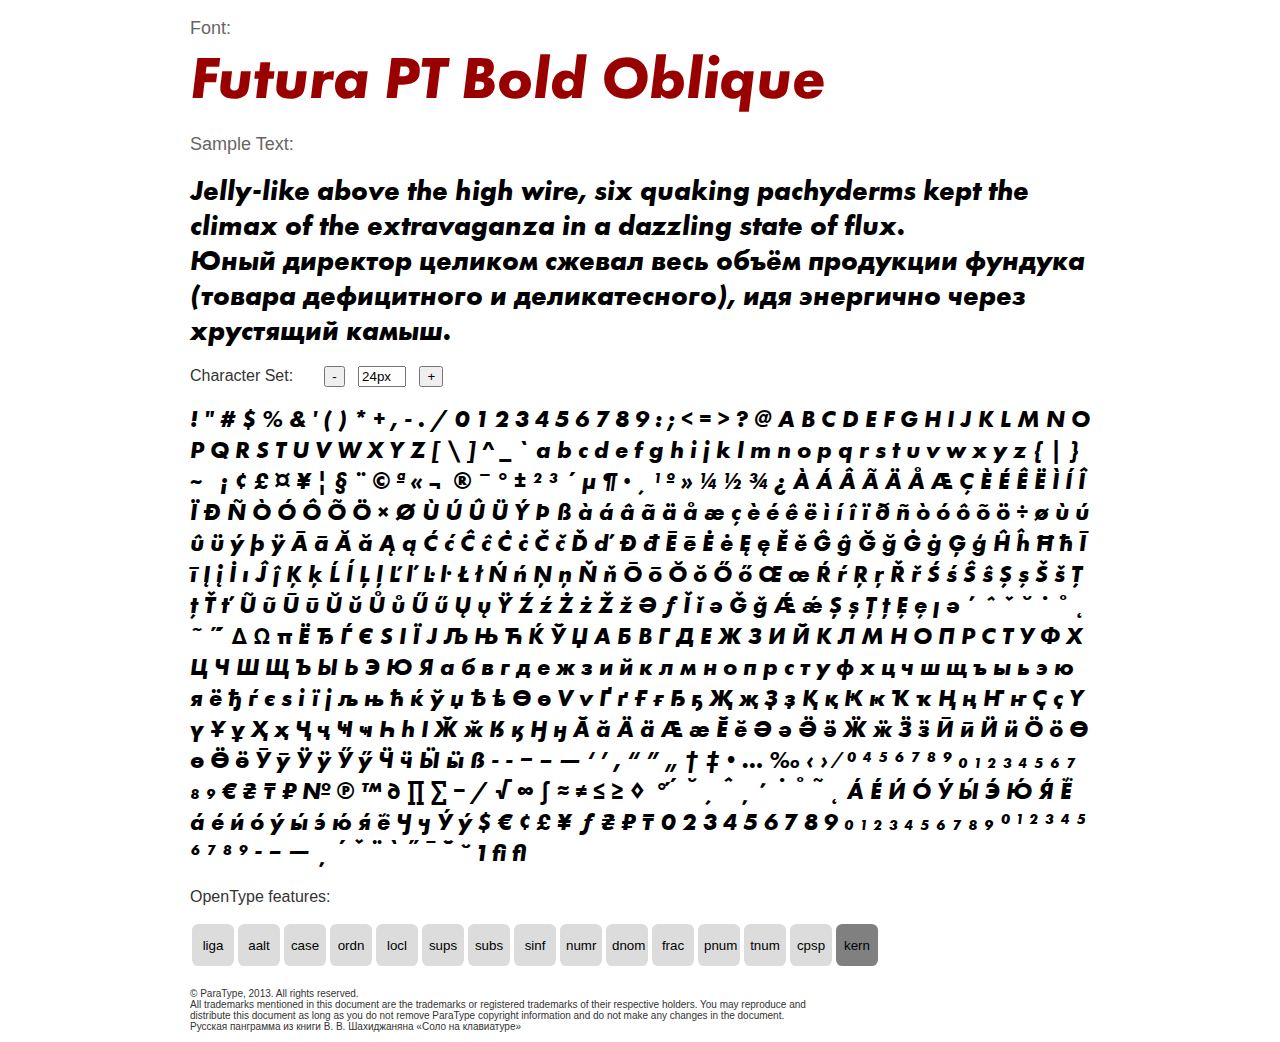
<file: webfonts/Futura-PT_Bold-Oblique.html>
<!DOCTYPE html PUBLIC "-//W3C//DTD XHTML 1.0 Strict//EN"
	"http://www.w3.org/TR/xhtml1/DTD/xhtml1-strict.dtd">

<html xmlns="http://www.w3.org/1999/xhtml" xml:lang="en" lang="en">
<head>
	<meta http-equiv="Content-Type" content="text/html; charset=utf-8"/>
	<meta http-equiv="X-UA-Compatible" content="IE=Edge" />
  
<!--
These webfonts were purchased at www.ParaType.com
You can purchase them too. Please don't steal them.

Please don't remove this notice. Thanks.
-->	
	<title>Font Face Demo</title>
	<link rel="stylesheet" href="Futura-PT_Bold-Oblique.css" type="text/css" charset="utf-8">
	<style type="text/css" media="screen">
		body {font-family: Helvetica, Arial, sans-serif; color:#333333;}
		.FuturaPTWebBoldOblique {
			font-family: 'FuturaPTWebBoldOblique';
			font-weight: normal;
			font-style: normal;
			color:#000000;
		}

		.caption {
			font-size: 18px;
			color:#666666;
		}
		.FontName {
			font-size: 60px;
		}
		.CopyrightFont {
			font-size: 10px;
		}
		#container {
			width: 900px;
			margin-left: auto;
			margin-right: auto;
			overflow: none;
		}
		.samplebox {
			white-space:wrap;
			margin-top:10px;
			margin-bottom: 0px;
		}
		.features {
			margin-top: 20px;
			margin-bottom: 20px;
		}
		.feature {
			height: 42px;
			width: 42px;
			cursor: pointer;
			margin: 2px;
			border-radius: 15%;
			background-color: #DCDCDC;
			border: none;
		}
		.active{
			background-color: #808080;			
		}
		
		
	</style>
<script type="text/javascript">
		fsize = 24
		window.onload = function(){ active('kern')};
function less()
{
	if (fsize > 2) {	
		fsize = fsize-1;
		p = document.getElementById('sample');
		p.style.fontSize = fsize + "px";
		document.getElementById('stext').value = fsize + "px";
	}
}	

function more()
{
	if (fsize < 100) {	
		fsize = fsize+1;
		setSize ()
	}
}	

function setSize ()
{
	p = document.getElementById('sample');
	document.getElementById('sample-text').style.fontSize = "28px";
	p.style.fontSize = fsize + "px";
	document.getElementById('stext').value = fsize + "px";
}

function changeFSize()
{
	tsize = document.getElementById('stext').value;
	fsize = parseInt (tsize);
	setSize ();
	return false;
}
function active(value)
{
	const button = document.getElementById(value); 	
	const allFeatures = document.querySelectorAll(".features button");
	button.classList.toggle('active');	
	let features = "";
	for(let i = 0; i < allFeatures.length; i ++){
		features += "'" + allFeatures[i].id + "'" + " ";
		if(allFeatures[i].classList.contains("active")){
			features += "1";
		}
		else { features += "0"}
		
		if(i+1 !== allFeatures.length) {
			features += ",";	
		}
	}	
	let sample = document.getElementById('sample');
	let sampleText = document.getElementById('sample-text');
	let styles = "font-feature-settings:" + features + ";";
	sample.setAttribute("style", styles);
	sampleText.setAttribute("style", styles);	
	setSize();
}
</script>	
</head>
<body>
	<div id="container">
<p class="caption">
Font: <br>

<span class="FuturaPTWebBoldOblique samplebox" style="font-size:60px; color:#990000">
Futura PT Bold Oblique</span></p>

<p class="caption">
Sample Text:</p>
<p id="sample-text" class="FuturaPTWebBoldOblique samplebox" style="font-size:28px">
Jelly-like above the high wire, six quaking pachyderms kept the climax of the extravaganza in a dazzling state of flux.<br>Юный директор целиком сжевал весь объём продукции фундука (товара дефицитного и деликатесного), идя энергично через хрустящий камыш.</p>

<p class="caption">
<div>
	<div>
		<form onsubmit="return changeFSize();">
		Character Set: &nbsp;&nbsp;&nbsp;&nbsp;&nbsp; <input type="button" value="-" onClick="less()"> &nbsp;&nbsp;<input id="stext" type="text" value="24px" style="width:40px"> &nbsp;&nbsp;<input type="button" value="+" onClick="more()"></p>
		</form>
		<p id="sample" class="FuturaPTWebBoldOblique samplebox" style="font-size:24px;">
			   ! " # $ % & ' ( ) * + , - . / 0 1 2 3 4 5 6 7 8 9 : ; < = > ? @ A B C D E F G H I J K L M N O P Q R S T U V W X Y Z [ \ ] ^ _ ` a b c d e f g h i j k l m n o p q r s t u v w x y z { | } ~   ¡ ¢ £ ¤ ¥ ¦ § ¨ © ª « ¬ ­ ® ¯ ° ± ² ³ ´ µ ¶ · ¸ ¹ º » ¼ ½ ¾ ¿ À Á Â Ã Ä Å Æ Ç È É Ê Ë Ì Í Î Ï Ð Ñ Ò Ó Ô Õ Ö × Ø Ù Ú Û Ü Ý Þ ß à á â ã ä å æ ç è é ê ë ì í î ï ð ñ ò ó ô õ ö ÷ ø ù ú û ü ý þ ÿ Ā ā Ă ă Ą ą Ć ć Ĉ ĉ Ċ ċ Č č Ď ď Đ đ Ē ē Ė ė Ę ę Ě ě Ĝ ĝ Ğ ğ Ġ ġ Ģ ģ Ĥ ĥ Ħ ħ Ī ī Į į İ ı Ĵ ĵ Ķ ķ Ĺ ĺ Ļ ļ Ľ ľ Ŀ ŀ Ł ł Ń ń Ņ ņ Ň ň Ō ō Ŏ ŏ Ő ő Œ œ Ŕ ŕ Ŗ ŗ Ř ř Ś ś Ŝ ŝ Ş ş Š š Ţ ţ Ť ť Ũ ũ Ū ū Ŭ ŭ Ů ů Ű ű Ų ų Ÿ Ź ź Ż ż Ž ž Ə ƒ Ǐ ǐ ǝ Ǧ ǧ Ǽ ǽ Ș ș Ț ț Ȩ ȩ ȷ ə ʼ ˆ ˇ ˘ ˙ ˚ ˛ ˜ ˝ ́ Δ Ω π Ё Ђ Ѓ Є Ѕ І Ї Ј Љ Њ Ћ Ќ Ў Џ А Б В Г Д Е Ж З И Й К Л М Н О П Р С Т У Ф Х Ц Ч Ш Щ Ъ Ы Ь Э Ю Я а б в г д е ж з и й к л м н о п р с т у ф х ц ч ш щ ъ ы ь э ю я ё ђ ѓ є ѕ і ї ј љ њ ћ ќ ў џ Ѣ ѣ Ѳ ѳ Ѵ ѵ Ґ ґ Ғ ғ Ҕ ҕ Җ җ Ҙ ҙ Қ қ Ҝ ҝ Ҡ ҡ Ң ң Ҥ ҥ Ҫ ҫ Ү ү Ұ ұ Ҳ ҳ Ҷ ҷ Ҹ ҹ Һ һ Ӏ Ӂ ӂ Ӄ ӄ Ӈ ӈ Ӑ ӑ Ӓ ӓ Ӕ ӕ Ӗ ӗ Ә ә Ӛ ӛ Ӝ ӝ Ӟ ӟ Ӣ ӣ Ӥ ӥ Ӧ ӧ Ө ө Ӫ ӫ Ӯ ӯ Ӱ ӱ Ӳ ӳ Ӵ ӵ Ӹ ӹ ẞ ‐ ‑ ‒ – — ‘ ’ ‚ “ ” „ † ‡ • … ‰ ‹ › ⁄ ⁰ ⁴ ⁵ ⁶ ⁷ ⁸ ⁹ ₀ ₁ ₂ ₃ ₄ ₅ ₆ ₇ ₈ ₉ € ₴ ₸ ₽ № ℗ ™ ∂ ∏ ∑ − ∕ √ ∞ ∫ ≈ ≠ ≤ ≥ ◊ ◦                                                                                       ﬁ ﬂ ﻿ 
		</p>
	</div>
	<div class="features">
	<p>OpenType features:</p><button id='liga' class='feature' onclick=active('liga') title='Standard Ligatures'>liga</button><button id='aalt' class='feature' onclick=active('aalt') title='Access All Alternates'>aalt</button><button id='case' class='feature' onclick=active('case') title='Case-Sensitive Forms'>case</button><button id='ordn' class='feature' onclick=active('ordn') title='Ordinals'>ordn</button><button id='locl' class='feature' onclick=active('locl') title='Localized Forms'>locl</button><button id='sups' class='feature' onclick=active('sups') title='Superscript'>sups</button><button id='subs' class='feature' onclick=active('subs') title='Subscript'>subs</button><button id='sinf' class='feature' onclick=active('sinf') title='Scientific Inferiors'>sinf</button><button id='numr' class='feature' onclick=active('numr') title='Numerators'>numr</button><button id='dnom' class='feature' onclick=active('dnom') title='Denominators'>dnom</button><button id='frac' class='feature' onclick=active('frac') title='Fractions'>frac</button><button id='pnum' class='feature' onclick=active('pnum') title='Proportional Figures'>pnum</button><button id='tnum' class='feature' onclick=active('tnum') title='Tabular Figures'>tnum</button><button id='cpsp' class='feature' onclick=active('cpsp') title='Capital Spacing'>cpsp</button><button id='kern' class='feature' onclick=active('kern') title='Kerning'>kern</button>
	</div>
</div>

<p class="CopyrightFont">
&#169; ParaType, 2013. All rights reserved.<br>All trademarks mentioned in this document are the trademarks or registered trademarks of their respective holders. You may reproduce and<br>distribute this document as long as you do not remove ParaType copyright information and do not make any changes in the document.<br>Русская панграмма из книги В. В. Шахиджаняна «Соло на клавиатуре»</p>	</div>

</body>
</html>
</file>
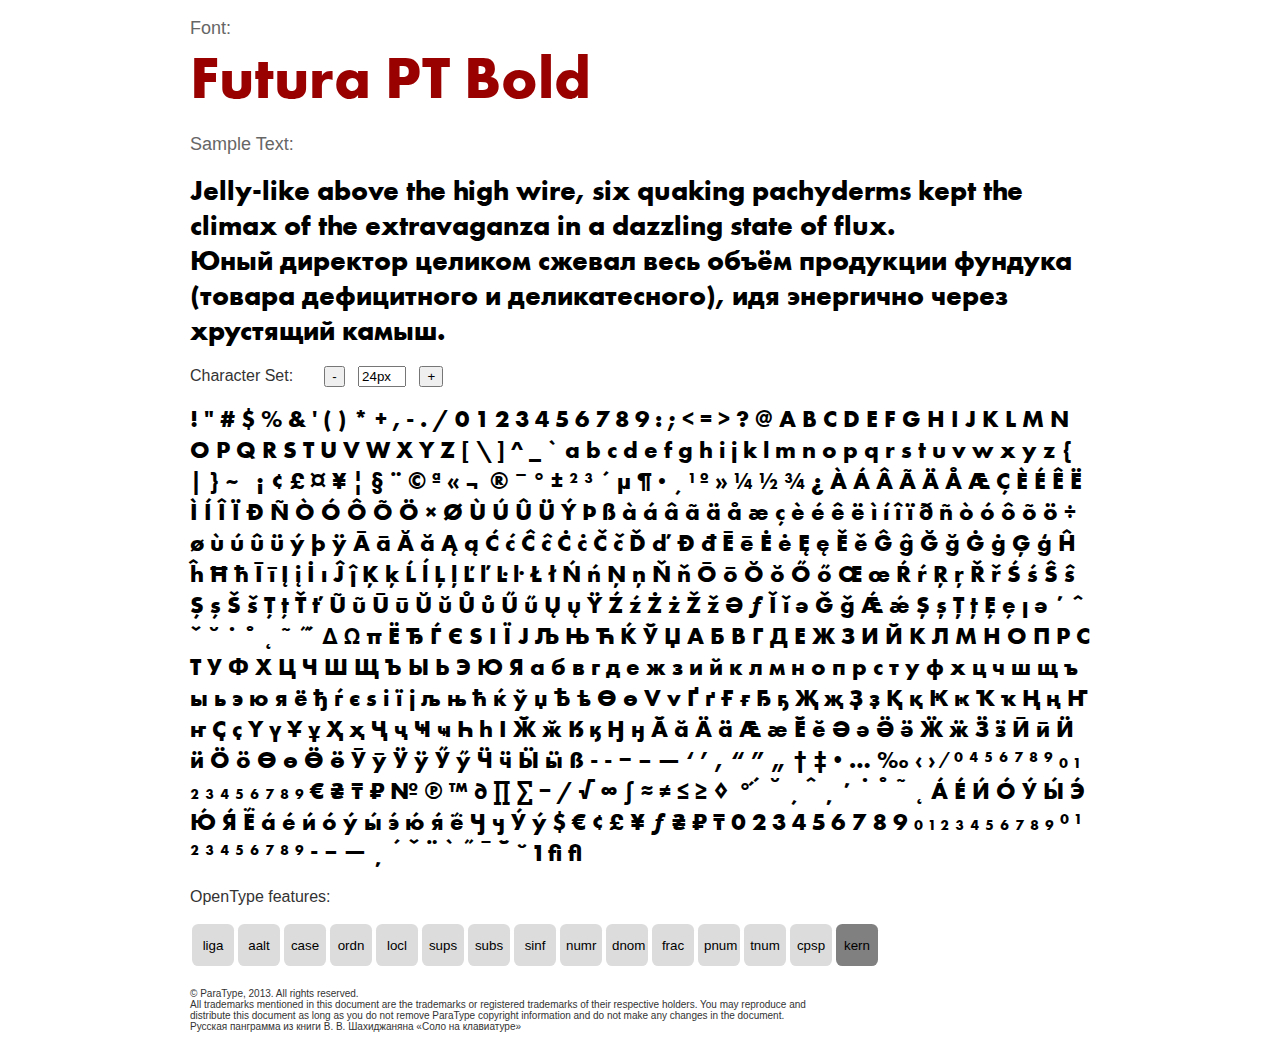
<file: webfonts/Futura-PT_Bold.html>
<!DOCTYPE html PUBLIC "-//W3C//DTD XHTML 1.0 Strict//EN"
	"http://www.w3.org/TR/xhtml1/DTD/xhtml1-strict.dtd">

<html xmlns="http://www.w3.org/1999/xhtml" xml:lang="en" lang="en">
<head>
	<meta http-equiv="Content-Type" content="text/html; charset=utf-8"/>
	<meta http-equiv="X-UA-Compatible" content="IE=Edge" />
  
<!--
These webfonts were purchased at www.ParaType.com
You can purchase them too. Please don't steal them.

Please don't remove this notice. Thanks.
-->	
	<title>Font Face Demo</title>
	<link rel="stylesheet" href="Futura-PT_Bold.css" type="text/css" charset="utf-8">
	<style type="text/css" media="screen">
		body {font-family: Helvetica, Arial, sans-serif; color:#333333;}
		.FuturaPTWebBold {
			font-family: 'FuturaPTWebBold';
			font-weight: normal;
			font-style: normal;
			color:#000000;
		}

		.caption {
			font-size: 18px;
			color:#666666;
		}
		.FontName {
			font-size: 60px;
		}
		.CopyrightFont {
			font-size: 10px;
		}
		#container {
			width: 900px;
			margin-left: auto;
			margin-right: auto;
			overflow: none;
		}
		.samplebox {
			white-space:wrap;
			margin-top:10px;
			margin-bottom: 0px;
		}
		.features {
			margin-top: 20px;
			margin-bottom: 20px;
		}
		.feature {
			height: 42px;
			width: 42px;
			cursor: pointer;
			margin: 2px;
			border-radius: 15%;
			background-color: #DCDCDC;
			border: none;
		}
		.active{
			background-color: #808080;			
		}
		
		
	</style>
<script type="text/javascript">
		fsize = 24
		window.onload = function(){ active('kern')};
function less()
{
	if (fsize > 2) {	
		fsize = fsize-1;
		p = document.getElementById('sample');
		p.style.fontSize = fsize + "px";
		document.getElementById('stext').value = fsize + "px";
	}
}	

function more()
{
	if (fsize < 100) {	
		fsize = fsize+1;
		setSize ()
	}
}	

function setSize ()
{
	p = document.getElementById('sample');
	document.getElementById('sample-text').style.fontSize = "28px";
	p.style.fontSize = fsize + "px";
	document.getElementById('stext').value = fsize + "px";
}

function changeFSize()
{
	tsize = document.getElementById('stext').value;
	fsize = parseInt (tsize);
	setSize ();
	return false;
}
function active(value)
{
	const button = document.getElementById(value); 	
	const allFeatures = document.querySelectorAll(".features button");
	button.classList.toggle('active');	
	let features = "";
	for(let i = 0; i < allFeatures.length; i ++){
		features += "'" + allFeatures[i].id + "'" + " ";
		if(allFeatures[i].classList.contains("active")){
			features += "1";
		}
		else { features += "0"}
		
		if(i+1 !== allFeatures.length) {
			features += ",";	
		}
	}	
	let sample = document.getElementById('sample');
	let sampleText = document.getElementById('sample-text');
	let styles = "font-feature-settings:" + features + ";";
	sample.setAttribute("style", styles);
	sampleText.setAttribute("style", styles);	
	setSize();
}
</script>	
</head>
<body>
	<div id="container">
<p class="caption">
Font: <br>

<span class="FuturaPTWebBold samplebox" style="font-size:60px; color:#990000">
Futura PT Bold</span></p>

<p class="caption">
Sample Text:</p>
<p id="sample-text" class="FuturaPTWebBold samplebox" style="font-size:28px">
Jelly-like above the high wire, six quaking pachyderms kept the climax of the extravaganza in a dazzling state of flux.<br>Юный директор целиком сжевал весь объём продукции фундука (товара дефицитного и деликатесного), идя энергично через хрустящий камыш.</p>

<p class="caption">
<div>
	<div>
		<form onsubmit="return changeFSize();">
		Character Set: &nbsp;&nbsp;&nbsp;&nbsp;&nbsp; <input type="button" value="-" onClick="less()"> &nbsp;&nbsp;<input id="stext" type="text" value="24px" style="width:40px"> &nbsp;&nbsp;<input type="button" value="+" onClick="more()"></p>
		</form>
		<p id="sample" class="FuturaPTWebBold samplebox" style="font-size:24px;">
			   ! " # $ % & ' ( ) * + , - . / 0 1 2 3 4 5 6 7 8 9 : ; < = > ? @ A B C D E F G H I J K L M N O P Q R S T U V W X Y Z [ \ ] ^ _ ` a b c d e f g h i j k l m n o p q r s t u v w x y z { | } ~   ¡ ¢ £ ¤ ¥ ¦ § ¨ © ª « ¬ ­ ® ¯ ° ± ² ³ ´ µ ¶ · ¸ ¹ º » ¼ ½ ¾ ¿ À Á Â Ã Ä Å Æ Ç È É Ê Ë Ì Í Î Ï Ð Ñ Ò Ó Ô Õ Ö × Ø Ù Ú Û Ü Ý Þ ß à á â ã ä å æ ç è é ê ë ì í î ï ð ñ ò ó ô õ ö ÷ ø ù ú û ü ý þ ÿ Ā ā Ă ă Ą ą Ć ć Ĉ ĉ Ċ ċ Č č Ď ď Đ đ Ē ē Ė ė Ę ę Ě ě Ĝ ĝ Ğ ğ Ġ ġ Ģ ģ Ĥ ĥ Ħ ħ Ī ī Į į İ ı Ĵ ĵ Ķ ķ Ĺ ĺ Ļ ļ Ľ ľ Ŀ ŀ Ł ł Ń ń Ņ ņ Ň ň Ō ō Ŏ ŏ Ő ő Œ œ Ŕ ŕ Ŗ ŗ Ř ř Ś ś Ŝ ŝ Ş ş Š š Ţ ţ Ť ť Ũ ũ Ū ū Ŭ ŭ Ů ů Ű ű Ų ų Ÿ Ź ź Ż ż Ž ž Ə ƒ Ǐ ǐ ǝ Ǧ ǧ Ǽ ǽ Ș ș Ț ț Ȩ ȩ ȷ ə ʼ ˆ ˇ ˘ ˙ ˚ ˛ ˜ ˝ ́ Δ Ω π Ё Ђ Ѓ Є Ѕ І Ї Ј Љ Њ Ћ Ќ Ў Џ А Б В Г Д Е Ж З И Й К Л М Н О П Р С Т У Ф Х Ц Ч Ш Щ Ъ Ы Ь Э Ю Я а б в г д е ж з и й к л м н о п р с т у ф х ц ч ш щ ъ ы ь э ю я ё ђ ѓ є ѕ і ї ј љ њ ћ ќ ў џ Ѣ ѣ Ѳ ѳ Ѵ ѵ Ґ ґ Ғ ғ Ҕ ҕ Җ җ Ҙ ҙ Қ қ Ҝ ҝ Ҡ ҡ Ң ң Ҥ ҥ Ҫ ҫ Ү ү Ұ ұ Ҳ ҳ Ҷ ҷ Ҹ ҹ Һ һ Ӏ Ӂ ӂ Ӄ ӄ Ӈ ӈ Ӑ ӑ Ӓ ӓ Ӕ ӕ Ӗ ӗ Ә ә Ӛ ӛ Ӝ ӝ Ӟ ӟ Ӣ ӣ Ӥ ӥ Ӧ ӧ Ө ө Ӫ ӫ Ӯ ӯ Ӱ ӱ Ӳ ӳ Ӵ ӵ Ӹ ӹ ẞ ‐ ‑ ‒ – — ‘ ’ ‚ “ ” „ † ‡ • … ‰ ‹ › ⁄ ⁰ ⁴ ⁵ ⁶ ⁷ ⁸ ⁹ ₀ ₁ ₂ ₃ ₄ ₅ ₆ ₇ ₈ ₉ € ₴ ₸ ₽ № ℗ ™ ∂ ∏ ∑ − ∕ √ ∞ ∫ ≈ ≠ ≤ ≥ ◊ ◦                                                                                       ﬁ ﬂ ﻿ 
		</p>
	</div>
	<div class="features">
	<p>OpenType features:</p><button id='liga' class='feature' onclick=active('liga') title='Standard Ligatures'>liga</button><button id='aalt' class='feature' onclick=active('aalt') title='Access All Alternates'>aalt</button><button id='case' class='feature' onclick=active('case') title='Case-Sensitive Forms'>case</button><button id='ordn' class='feature' onclick=active('ordn') title='Ordinals'>ordn</button><button id='locl' class='feature' onclick=active('locl') title='Localized Forms'>locl</button><button id='sups' class='feature' onclick=active('sups') title='Superscript'>sups</button><button id='subs' class='feature' onclick=active('subs') title='Subscript'>subs</button><button id='sinf' class='feature' onclick=active('sinf') title='Scientific Inferiors'>sinf</button><button id='numr' class='feature' onclick=active('numr') title='Numerators'>numr</button><button id='dnom' class='feature' onclick=active('dnom') title='Denominators'>dnom</button><button id='frac' class='feature' onclick=active('frac') title='Fractions'>frac</button><button id='pnum' class='feature' onclick=active('pnum') title='Proportional Figures'>pnum</button><button id='tnum' class='feature' onclick=active('tnum') title='Tabular Figures'>tnum</button><button id='cpsp' class='feature' onclick=active('cpsp') title='Capital Spacing'>cpsp</button><button id='kern' class='feature' onclick=active('kern') title='Kerning'>kern</button>
	</div>
</div>

<p class="CopyrightFont">
&#169; ParaType, 2013. All rights reserved.<br>All trademarks mentioned in this document are the trademarks or registered trademarks of their respective holders. You may reproduce and<br>distribute this document as long as you do not remove ParaType copyright information and do not make any changes in the document.<br>Русская панграмма из книги В. В. Шахиджаняна «Соло на клавиатуре»</p>	</div>

</body>
</html>
</file>
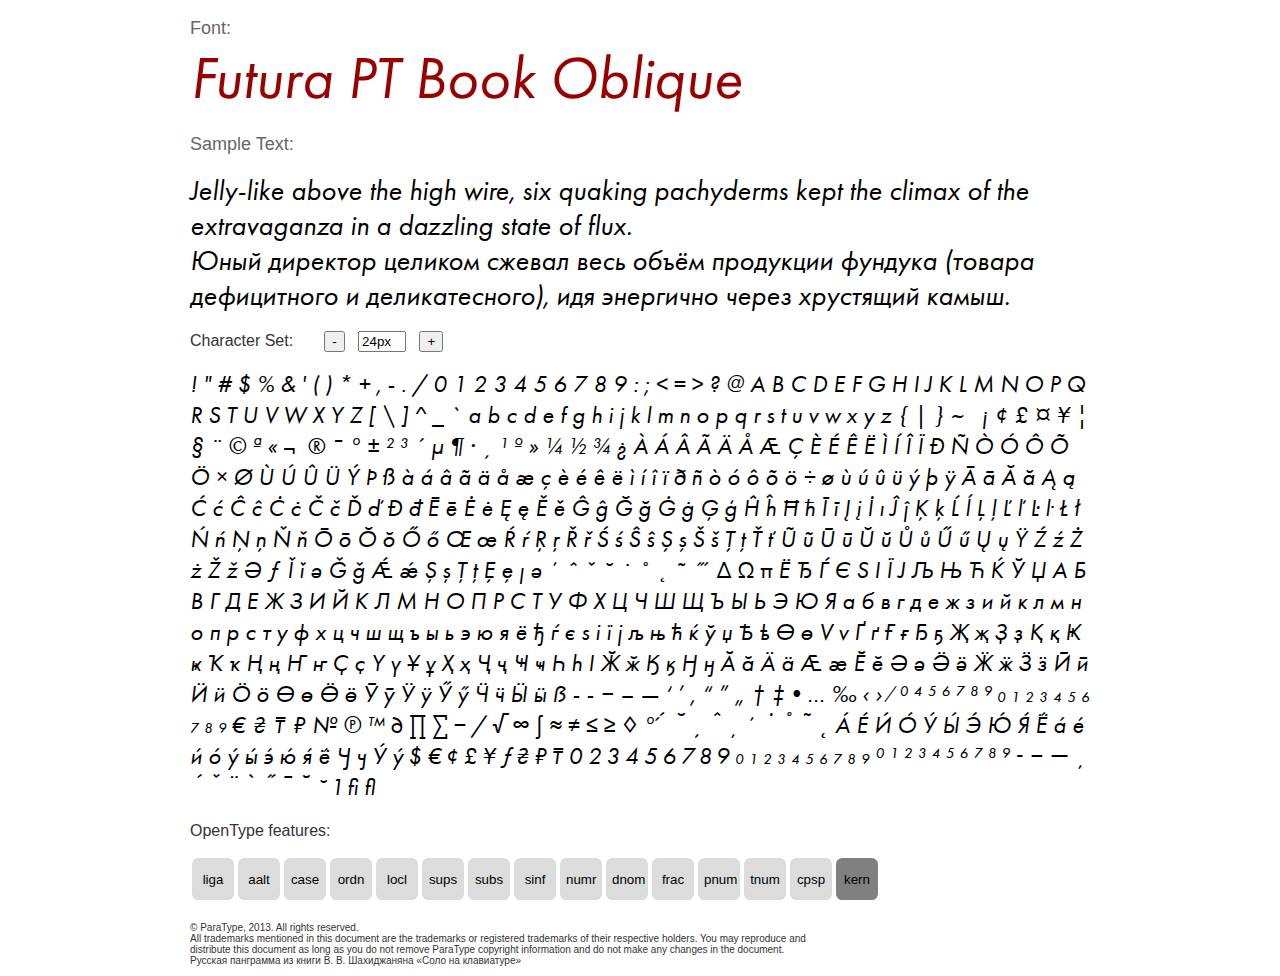
<file: webfonts/Futura-PT_Book-Oblique.html>
<!DOCTYPE html PUBLIC "-//W3C//DTD XHTML 1.0 Strict//EN"
	"http://www.w3.org/TR/xhtml1/DTD/xhtml1-strict.dtd">

<html xmlns="http://www.w3.org/1999/xhtml" xml:lang="en" lang="en">
<head>
	<meta http-equiv="Content-Type" content="text/html; charset=utf-8"/>
	<meta http-equiv="X-UA-Compatible" content="IE=Edge" />
  
<!--
These webfonts were purchased at www.ParaType.com
You can purchase them too. Please don't steal them.

Please don't remove this notice. Thanks.
-->	
	<title>Font Face Demo</title>
	<link rel="stylesheet" href="Futura-PT_Book-Oblique.css" type="text/css" charset="utf-8">
	<style type="text/css" media="screen">
		body {font-family: Helvetica, Arial, sans-serif; color:#333333;}
		.FuturaPTWebBookOblique {
			font-family: 'FuturaPTWebBookOblique';
			font-weight: normal;
			font-style: normal;
			color:#000000;
		}

		.caption {
			font-size: 18px;
			color:#666666;
		}
		.FontName {
			font-size: 60px;
		}
		.CopyrightFont {
			font-size: 10px;
		}
		#container {
			width: 900px;
			margin-left: auto;
			margin-right: auto;
			overflow: none;
		}
		.samplebox {
			white-space:wrap;
			margin-top:10px;
			margin-bottom: 0px;
		}
		.features {
			margin-top: 20px;
			margin-bottom: 20px;
		}
		.feature {
			height: 42px;
			width: 42px;
			cursor: pointer;
			margin: 2px;
			border-radius: 15%;
			background-color: #DCDCDC;
			border: none;
		}
		.active{
			background-color: #808080;			
		}
		
		
	</style>
<script type="text/javascript">
		fsize = 24
		window.onload = function(){ active('kern')};
function less()
{
	if (fsize > 2) {	
		fsize = fsize-1;
		p = document.getElementById('sample');
		p.style.fontSize = fsize + "px";
		document.getElementById('stext').value = fsize + "px";
	}
}	

function more()
{
	if (fsize < 100) {	
		fsize = fsize+1;
		setSize ()
	}
}	

function setSize ()
{
	p = document.getElementById('sample');
	document.getElementById('sample-text').style.fontSize = "28px";
	p.style.fontSize = fsize + "px";
	document.getElementById('stext').value = fsize + "px";
}

function changeFSize()
{
	tsize = document.getElementById('stext').value;
	fsize = parseInt (tsize);
	setSize ();
	return false;
}
function active(value)
{
	const button = document.getElementById(value); 	
	const allFeatures = document.querySelectorAll(".features button");
	button.classList.toggle('active');	
	let features = "";
	for(let i = 0; i < allFeatures.length; i ++){
		features += "'" + allFeatures[i].id + "'" + " ";
		if(allFeatures[i].classList.contains("active")){
			features += "1";
		}
		else { features += "0"}
		
		if(i+1 !== allFeatures.length) {
			features += ",";	
		}
	}	
	let sample = document.getElementById('sample');
	let sampleText = document.getElementById('sample-text');
	let styles = "font-feature-settings:" + features + ";";
	sample.setAttribute("style", styles);
	sampleText.setAttribute("style", styles);	
	setSize();
}
</script>	
</head>
<body>
	<div id="container">
<p class="caption">
Font: <br>

<span class="FuturaPTWebBookOblique samplebox" style="font-size:60px; color:#990000">
Futura PT Book Oblique</span></p>

<p class="caption">
Sample Text:</p>
<p id="sample-text" class="FuturaPTWebBookOblique samplebox" style="font-size:28px">
Jelly-like above the high wire, six quaking pachyderms kept the climax of the extravaganza in a dazzling state of flux.<br>Юный директор целиком сжевал весь объём продукции фундука (товара дефицитного и деликатесного), идя энергично через хрустящий камыш.</p>

<p class="caption">
<div>
	<div>
		<form onsubmit="return changeFSize();">
		Character Set: &nbsp;&nbsp;&nbsp;&nbsp;&nbsp; <input type="button" value="-" onClick="less()"> &nbsp;&nbsp;<input id="stext" type="text" value="24px" style="width:40px"> &nbsp;&nbsp;<input type="button" value="+" onClick="more()"></p>
		</form>
		<p id="sample" class="FuturaPTWebBookOblique samplebox" style="font-size:24px;">
			   ! " # $ % & ' ( ) * + , - . / 0 1 2 3 4 5 6 7 8 9 : ; < = > ? @ A B C D E F G H I J K L M N O P Q R S T U V W X Y Z [ \ ] ^ _ ` a b c d e f g h i j k l m n o p q r s t u v w x y z { | } ~   ¡ ¢ £ ¤ ¥ ¦ § ¨ © ª « ¬ ­ ® ¯ ° ± ² ³ ´ µ ¶ · ¸ ¹ º » ¼ ½ ¾ ¿ À Á Â Ã Ä Å Æ Ç È É Ê Ë Ì Í Î Ï Ð Ñ Ò Ó Ô Õ Ö × Ø Ù Ú Û Ü Ý Þ ß à á â ã ä å æ ç è é ê ë ì í î ï ð ñ ò ó ô õ ö ÷ ø ù ú û ü ý þ ÿ Ā ā Ă ă Ą ą Ć ć Ĉ ĉ Ċ ċ Č č Ď ď Đ đ Ē ē Ė ė Ę ę Ě ě Ĝ ĝ Ğ ğ Ġ ġ Ģ ģ Ĥ ĥ Ħ ħ Ī ī Į į İ ı Ĵ ĵ Ķ ķ Ĺ ĺ Ļ ļ Ľ ľ Ŀ ŀ Ł ł Ń ń Ņ ņ Ň ň Ō ō Ŏ ŏ Ő ő Œ œ Ŕ ŕ Ŗ ŗ Ř ř Ś ś Ŝ ŝ Ş ş Š š Ţ ţ Ť ť Ũ ũ Ū ū Ŭ ŭ Ů ů Ű ű Ų ų Ÿ Ź ź Ż ż Ž ž Ə ƒ Ǐ ǐ ǝ Ǧ ǧ Ǽ ǽ Ș ș Ț ț Ȩ ȩ ȷ ə ʼ ˆ ˇ ˘ ˙ ˚ ˛ ˜ ˝ ́ Δ Ω π Ё Ђ Ѓ Є Ѕ І Ї Ј Љ Њ Ћ Ќ Ў Џ А Б В Г Д Е Ж З И Й К Л М Н О П Р С Т У Ф Х Ц Ч Ш Щ Ъ Ы Ь Э Ю Я а б в г д е ж з и й к л м н о п р с т у ф х ц ч ш щ ъ ы ь э ю я ё ђ ѓ є ѕ і ї ј љ њ ћ ќ ў џ Ѣ ѣ Ѳ ѳ Ѵ ѵ Ґ ґ Ғ ғ Ҕ ҕ Җ җ Ҙ ҙ Қ қ Ҝ ҝ Ҡ ҡ Ң ң Ҥ ҥ Ҫ ҫ Ү ү Ұ ұ Ҳ ҳ Ҷ ҷ Ҹ ҹ Һ һ Ӏ Ӂ ӂ Ӄ ӄ Ӈ ӈ Ӑ ӑ Ӓ ӓ Ӕ ӕ Ӗ ӗ Ә ә Ӛ ӛ Ӝ ӝ Ӟ ӟ Ӣ ӣ Ӥ ӥ Ӧ ӧ Ө ө Ӫ ӫ Ӯ ӯ Ӱ ӱ Ӳ ӳ Ӵ ӵ Ӹ ӹ ẞ ‐ ‑ ‒ – — ‘ ’ ‚ “ ” „ † ‡ • … ‰ ‹ › ⁄ ⁰ ⁴ ⁵ ⁶ ⁷ ⁸ ⁹ ₀ ₁ ₂ ₃ ₄ ₅ ₆ ₇ ₈ ₉ € ₴ ₸ ₽ № ℗ ™ ∂ ∏ ∑ − ∕ √ ∞ ∫ ≈ ≠ ≤ ≥ ◊ ◦                                                                                       ﬁ ﬂ ﻿ 
		</p>
	</div>
	<div class="features">
	<p>OpenType features:</p><button id='liga' class='feature' onclick=active('liga') title='Standard Ligatures'>liga</button><button id='aalt' class='feature' onclick=active('aalt') title='Access All Alternates'>aalt</button><button id='case' class='feature' onclick=active('case') title='Case-Sensitive Forms'>case</button><button id='ordn' class='feature' onclick=active('ordn') title='Ordinals'>ordn</button><button id='locl' class='feature' onclick=active('locl') title='Localized Forms'>locl</button><button id='sups' class='feature' onclick=active('sups') title='Superscript'>sups</button><button id='subs' class='feature' onclick=active('subs') title='Subscript'>subs</button><button id='sinf' class='feature' onclick=active('sinf') title='Scientific Inferiors'>sinf</button><button id='numr' class='feature' onclick=active('numr') title='Numerators'>numr</button><button id='dnom' class='feature' onclick=active('dnom') title='Denominators'>dnom</button><button id='frac' class='feature' onclick=active('frac') title='Fractions'>frac</button><button id='pnum' class='feature' onclick=active('pnum') title='Proportional Figures'>pnum</button><button id='tnum' class='feature' onclick=active('tnum') title='Tabular Figures'>tnum</button><button id='cpsp' class='feature' onclick=active('cpsp') title='Capital Spacing'>cpsp</button><button id='kern' class='feature' onclick=active('kern') title='Kerning'>kern</button>
	</div>
</div>

<p class="CopyrightFont">
&#169; ParaType, 2013. All rights reserved.<br>All trademarks mentioned in this document are the trademarks or registered trademarks of their respective holders. You may reproduce and<br>distribute this document as long as you do not remove ParaType copyright information and do not make any changes in the document.<br>Русская панграмма из книги В. В. Шахиджаняна «Соло на клавиатуре»</p>	</div>

</body>
</html>
</file>
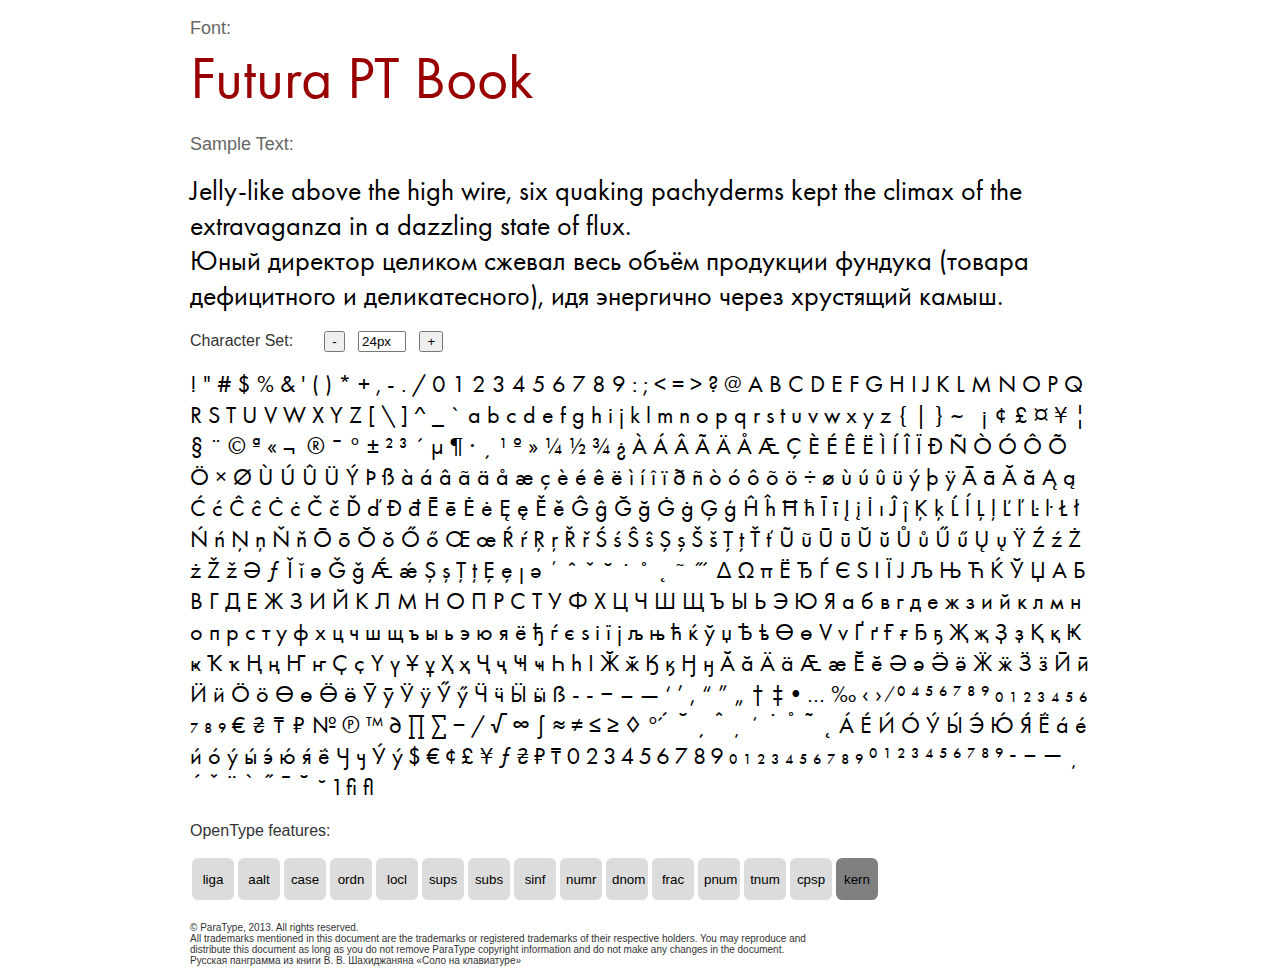
<file: webfonts/Futura-PT_Book.html>
<!DOCTYPE html PUBLIC "-//W3C//DTD XHTML 1.0 Strict//EN"
	"http://www.w3.org/TR/xhtml1/DTD/xhtml1-strict.dtd">

<html xmlns="http://www.w3.org/1999/xhtml" xml:lang="en" lang="en">
<head>
	<meta http-equiv="Content-Type" content="text/html; charset=utf-8"/>
	<meta http-equiv="X-UA-Compatible" content="IE=Edge" />
  
<!--
These webfonts were purchased at www.ParaType.com
You can purchase them too. Please don't steal them.

Please don't remove this notice. Thanks.
-->	
	<title>Font Face Demo</title>
	<link rel="stylesheet" href="Futura-PT_Book.css" type="text/css" charset="utf-8">
	<style type="text/css" media="screen">
		body {font-family: Helvetica, Arial, sans-serif; color:#333333;}
		.FuturaPTWebBook {
			font-family: 'FuturaPTWebBook';
			font-weight: normal;
			font-style: normal;
			color:#000000;
		}

		.caption {
			font-size: 18px;
			color:#666666;
		}
		.FontName {
			font-size: 60px;
		}
		.CopyrightFont {
			font-size: 10px;
		}
		#container {
			width: 900px;
			margin-left: auto;
			margin-right: auto;
			overflow: none;
		}
		.samplebox {
			white-space:wrap;
			margin-top:10px;
			margin-bottom: 0px;
		}
		.features {
			margin-top: 20px;
			margin-bottom: 20px;
		}
		.feature {
			height: 42px;
			width: 42px;
			cursor: pointer;
			margin: 2px;
			border-radius: 15%;
			background-color: #DCDCDC;
			border: none;
		}
		.active{
			background-color: #808080;			
		}
		
		
	</style>
<script type="text/javascript">
		fsize = 24
		window.onload = function(){ active('kern')};
function less()
{
	if (fsize > 2) {	
		fsize = fsize-1;
		p = document.getElementById('sample');
		p.style.fontSize = fsize + "px";
		document.getElementById('stext').value = fsize + "px";
	}
}	

function more()
{
	if (fsize < 100) {	
		fsize = fsize+1;
		setSize ()
	}
}	

function setSize ()
{
	p = document.getElementById('sample');
	document.getElementById('sample-text').style.fontSize = "28px";
	p.style.fontSize = fsize + "px";
	document.getElementById('stext').value = fsize + "px";
}

function changeFSize()
{
	tsize = document.getElementById('stext').value;
	fsize = parseInt (tsize);
	setSize ();
	return false;
}
function active(value)
{
	const button = document.getElementById(value); 	
	const allFeatures = document.querySelectorAll(".features button");
	button.classList.toggle('active');	
	let features = "";
	for(let i = 0; i < allFeatures.length; i ++){
		features += "'" + allFeatures[i].id + "'" + " ";
		if(allFeatures[i].classList.contains("active")){
			features += "1";
		}
		else { features += "0"}
		
		if(i+1 !== allFeatures.length) {
			features += ",";	
		}
	}	
	let sample = document.getElementById('sample');
	let sampleText = document.getElementById('sample-text');
	let styles = "font-feature-settings:" + features + ";";
	sample.setAttribute("style", styles);
	sampleText.setAttribute("style", styles);	
	setSize();
}
</script>	
</head>
<body>
	<div id="container">
<p class="caption">
Font: <br>

<span class="FuturaPTWebBook samplebox" style="font-size:60px; color:#990000">
Futura PT Book</span></p>

<p class="caption">
Sample Text:</p>
<p id="sample-text" class="FuturaPTWebBook samplebox" style="font-size:28px">
Jelly-like above the high wire, six quaking pachyderms kept the climax of the extravaganza in a dazzling state of flux.<br>Юный директор целиком сжевал весь объём продукции фундука (товара дефицитного и деликатесного), идя энергично через хрустящий камыш.</p>

<p class="caption">
<div>
	<div>
		<form onsubmit="return changeFSize();">
		Character Set: &nbsp;&nbsp;&nbsp;&nbsp;&nbsp; <input type="button" value="-" onClick="less()"> &nbsp;&nbsp;<input id="stext" type="text" value="24px" style="width:40px"> &nbsp;&nbsp;<input type="button" value="+" onClick="more()"></p>
		</form>
		<p id="sample" class="FuturaPTWebBook samplebox" style="font-size:24px;">
			   ! " # $ % & ' ( ) * + , - . / 0 1 2 3 4 5 6 7 8 9 : ; < = > ? @ A B C D E F G H I J K L M N O P Q R S T U V W X Y Z [ \ ] ^ _ ` a b c d e f g h i j k l m n o p q r s t u v w x y z { | } ~   ¡ ¢ £ ¤ ¥ ¦ § ¨ © ª « ¬ ­ ® ¯ ° ± ² ³ ´ µ ¶ · ¸ ¹ º » ¼ ½ ¾ ¿ À Á Â Ã Ä Å Æ Ç È É Ê Ë Ì Í Î Ï Ð Ñ Ò Ó Ô Õ Ö × Ø Ù Ú Û Ü Ý Þ ß à á â ã ä å æ ç è é ê ë ì í î ï ð ñ ò ó ô õ ö ÷ ø ù ú û ü ý þ ÿ Ā ā Ă ă Ą ą Ć ć Ĉ ĉ Ċ ċ Č č Ď ď Đ đ Ē ē Ė ė Ę ę Ě ě Ĝ ĝ Ğ ğ Ġ ġ Ģ ģ Ĥ ĥ Ħ ħ Ī ī Į į İ ı Ĵ ĵ Ķ ķ Ĺ ĺ Ļ ļ Ľ ľ Ŀ ŀ Ł ł Ń ń Ņ ņ Ň ň Ō ō Ŏ ŏ Ő ő Œ œ Ŕ ŕ Ŗ ŗ Ř ř Ś ś Ŝ ŝ Ş ş Š š Ţ ţ Ť ť Ũ ũ Ū ū Ŭ ŭ Ů ů Ű ű Ų ų Ÿ Ź ź Ż ż Ž ž Ə ƒ Ǐ ǐ ǝ Ǧ ǧ Ǽ ǽ Ș ș Ț ț Ȩ ȩ ȷ ə ʼ ˆ ˇ ˘ ˙ ˚ ˛ ˜ ˝ ́ Δ Ω π Ё Ђ Ѓ Є Ѕ І Ї Ј Љ Њ Ћ Ќ Ў Џ А Б В Г Д Е Ж З И Й К Л М Н О П Р С Т У Ф Х Ц Ч Ш Щ Ъ Ы Ь Э Ю Я а б в г д е ж з и й к л м н о п р с т у ф х ц ч ш щ ъ ы ь э ю я ё ђ ѓ є ѕ і ї ј љ њ ћ ќ ў џ Ѣ ѣ Ѳ ѳ Ѵ ѵ Ґ ґ Ғ ғ Ҕ ҕ Җ җ Ҙ ҙ Қ қ Ҝ ҝ Ҡ ҡ Ң ң Ҥ ҥ Ҫ ҫ Ү ү Ұ ұ Ҳ ҳ Ҷ ҷ Ҹ ҹ Һ һ Ӏ Ӂ ӂ Ӄ ӄ Ӈ ӈ Ӑ ӑ Ӓ ӓ Ӕ ӕ Ӗ ӗ Ә ә Ӛ ӛ Ӝ ӝ Ӟ ӟ Ӣ ӣ Ӥ ӥ Ӧ ӧ Ө ө Ӫ ӫ Ӯ ӯ Ӱ ӱ Ӳ ӳ Ӵ ӵ Ӹ ӹ ẞ ‐ ‑ ‒ – — ‘ ’ ‚ “ ” „ † ‡ • … ‰ ‹ › ⁄ ⁰ ⁴ ⁵ ⁶ ⁷ ⁸ ⁹ ₀ ₁ ₂ ₃ ₄ ₅ ₆ ₇ ₈ ₉ € ₴ ₸ ₽ № ℗ ™ ∂ ∏ ∑ − ∕ √ ∞ ∫ ≈ ≠ ≤ ≥ ◊ ◦                                                                                       ﬁ ﬂ ﻿ 
		</p>
	</div>
	<div class="features">
	<p>OpenType features:</p><button id='liga' class='feature' onclick=active('liga') title='Standard Ligatures'>liga</button><button id='aalt' class='feature' onclick=active('aalt') title='Access All Alternates'>aalt</button><button id='case' class='feature' onclick=active('case') title='Case-Sensitive Forms'>case</button><button id='ordn' class='feature' onclick=active('ordn') title='Ordinals'>ordn</button><button id='locl' class='feature' onclick=active('locl') title='Localized Forms'>locl</button><button id='sups' class='feature' onclick=active('sups') title='Superscript'>sups</button><button id='subs' class='feature' onclick=active('subs') title='Subscript'>subs</button><button id='sinf' class='feature' onclick=active('sinf') title='Scientific Inferiors'>sinf</button><button id='numr' class='feature' onclick=active('numr') title='Numerators'>numr</button><button id='dnom' class='feature' onclick=active('dnom') title='Denominators'>dnom</button><button id='frac' class='feature' onclick=active('frac') title='Fractions'>frac</button><button id='pnum' class='feature' onclick=active('pnum') title='Proportional Figures'>pnum</button><button id='tnum' class='feature' onclick=active('tnum') title='Tabular Figures'>tnum</button><button id='cpsp' class='feature' onclick=active('cpsp') title='Capital Spacing'>cpsp</button><button id='kern' class='feature' onclick=active('kern') title='Kerning'>kern</button>
	</div>
</div>

<p class="CopyrightFont">
&#169; ParaType, 2013. All rights reserved.<br>All trademarks mentioned in this document are the trademarks or registered trademarks of their respective holders. You may reproduce and<br>distribute this document as long as you do not remove ParaType copyright information and do not make any changes in the document.<br>Русская панграмма из книги В. В. Шахиджаняна «Соло на клавиатуре»</p>	</div>

</body>
</html>
</file>
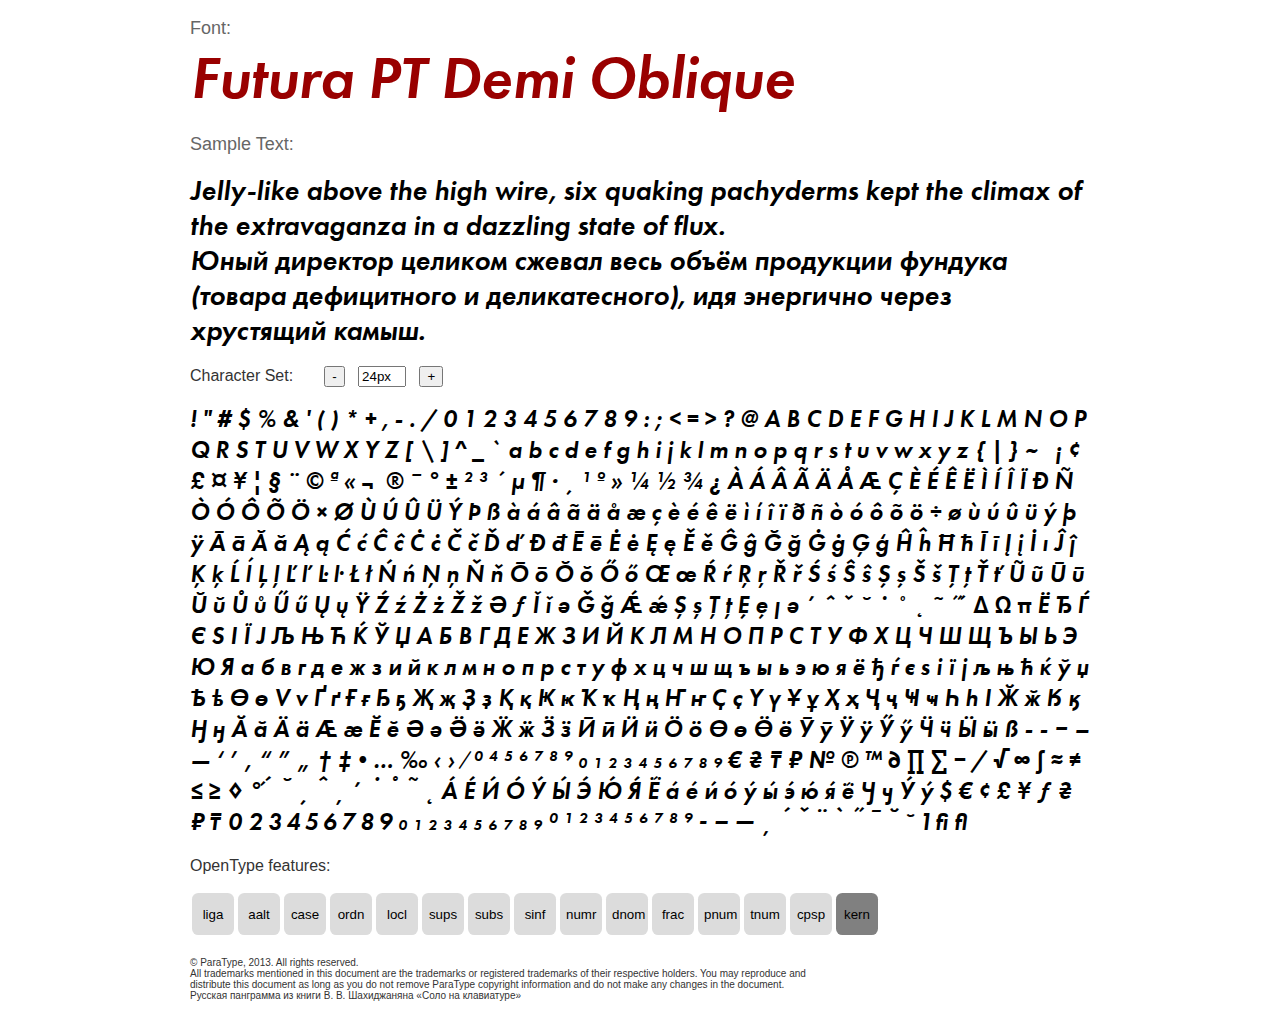
<file: webfonts/Futura-PT_Demi-Oblique.html>
<!DOCTYPE html PUBLIC "-//W3C//DTD XHTML 1.0 Strict//EN"
	"http://www.w3.org/TR/xhtml1/DTD/xhtml1-strict.dtd">

<html xmlns="http://www.w3.org/1999/xhtml" xml:lang="en" lang="en">
<head>
	<meta http-equiv="Content-Type" content="text/html; charset=utf-8"/>
	<meta http-equiv="X-UA-Compatible" content="IE=Edge" />
  
<!--
These webfonts were purchased at www.ParaType.com
You can purchase them too. Please don't steal them.

Please don't remove this notice. Thanks.
-->	
	<title>Font Face Demo</title>
	<link rel="stylesheet" href="Futura-PT_Demi-Oblique.css" type="text/css" charset="utf-8">
	<style type="text/css" media="screen">
		body {font-family: Helvetica, Arial, sans-serif; color:#333333;}
		.FuturaPTWebDemiOblique {
			font-family: 'FuturaPTWebDemiOblique';
			font-weight: normal;
			font-style: normal;
			color:#000000;
		}

		.caption {
			font-size: 18px;
			color:#666666;
		}
		.FontName {
			font-size: 60px;
		}
		.CopyrightFont {
			font-size: 10px;
		}
		#container {
			width: 900px;
			margin-left: auto;
			margin-right: auto;
			overflow: none;
		}
		.samplebox {
			white-space:wrap;
			margin-top:10px;
			margin-bottom: 0px;
		}
		.features {
			margin-top: 20px;
			margin-bottom: 20px;
		}
		.feature {
			height: 42px;
			width: 42px;
			cursor: pointer;
			margin: 2px;
			border-radius: 15%;
			background-color: #DCDCDC;
			border: none;
		}
		.active{
			background-color: #808080;			
		}
		
		
	</style>
<script type="text/javascript">
		fsize = 24
		window.onload = function(){ active('kern')};
function less()
{
	if (fsize > 2) {	
		fsize = fsize-1;
		p = document.getElementById('sample');
		p.style.fontSize = fsize + "px";
		document.getElementById('stext').value = fsize + "px";
	}
}	

function more()
{
	if (fsize < 100) {	
		fsize = fsize+1;
		setSize ()
	}
}	

function setSize ()
{
	p = document.getElementById('sample');
	document.getElementById('sample-text').style.fontSize = "28px";
	p.style.fontSize = fsize + "px";
	document.getElementById('stext').value = fsize + "px";
}

function changeFSize()
{
	tsize = document.getElementById('stext').value;
	fsize = parseInt (tsize);
	setSize ();
	return false;
}
function active(value)
{
	const button = document.getElementById(value); 	
	const allFeatures = document.querySelectorAll(".features button");
	button.classList.toggle('active');	
	let features = "";
	for(let i = 0; i < allFeatures.length; i ++){
		features += "'" + allFeatures[i].id + "'" + " ";
		if(allFeatures[i].classList.contains("active")){
			features += "1";
		}
		else { features += "0"}
		
		if(i+1 !== allFeatures.length) {
			features += ",";	
		}
	}	
	let sample = document.getElementById('sample');
	let sampleText = document.getElementById('sample-text');
	let styles = "font-feature-settings:" + features + ";";
	sample.setAttribute("style", styles);
	sampleText.setAttribute("style", styles);	
	setSize();
}
</script>	
</head>
<body>
	<div id="container">
<p class="caption">
Font: <br>

<span class="FuturaPTWebDemiOblique samplebox" style="font-size:60px; color:#990000">
Futura PT Demi Oblique</span></p>

<p class="caption">
Sample Text:</p>
<p id="sample-text" class="FuturaPTWebDemiOblique samplebox" style="font-size:28px">
Jelly-like above the high wire, six quaking pachyderms kept the climax of the extravaganza in a dazzling state of flux.<br>Юный директор целиком сжевал весь объём продукции фундука (товара дефицитного и деликатесного), идя энергично через хрустящий камыш.</p>

<p class="caption">
<div>
	<div>
		<form onsubmit="return changeFSize();">
		Character Set: &nbsp;&nbsp;&nbsp;&nbsp;&nbsp; <input type="button" value="-" onClick="less()"> &nbsp;&nbsp;<input id="stext" type="text" value="24px" style="width:40px"> &nbsp;&nbsp;<input type="button" value="+" onClick="more()"></p>
		</form>
		<p id="sample" class="FuturaPTWebDemiOblique samplebox" style="font-size:24px;">
			   ! " # $ % & ' ( ) * + , - . / 0 1 2 3 4 5 6 7 8 9 : ; < = > ? @ A B C D E F G H I J K L M N O P Q R S T U V W X Y Z [ \ ] ^ _ ` a b c d e f g h i j k l m n o p q r s t u v w x y z { | } ~   ¡ ¢ £ ¤ ¥ ¦ § ¨ © ª « ¬ ­ ® ¯ ° ± ² ³ ´ µ ¶ · ¸ ¹ º » ¼ ½ ¾ ¿ À Á Â Ã Ä Å Æ Ç È É Ê Ë Ì Í Î Ï Ð Ñ Ò Ó Ô Õ Ö × Ø Ù Ú Û Ü Ý Þ ß à á â ã ä å æ ç è é ê ë ì í î ï ð ñ ò ó ô õ ö ÷ ø ù ú û ü ý þ ÿ Ā ā Ă ă Ą ą Ć ć Ĉ ĉ Ċ ċ Č č Ď ď Đ đ Ē ē Ė ė Ę ę Ě ě Ĝ ĝ Ğ ğ Ġ ġ Ģ ģ Ĥ ĥ Ħ ħ Ī ī Į į İ ı Ĵ ĵ Ķ ķ Ĺ ĺ Ļ ļ Ľ ľ Ŀ ŀ Ł ł Ń ń Ņ ņ Ň ň Ō ō Ŏ ŏ Ő ő Œ œ Ŕ ŕ Ŗ ŗ Ř ř Ś ś Ŝ ŝ Ş ş Š š Ţ ţ Ť ť Ũ ũ Ū ū Ŭ ŭ Ů ů Ű ű Ų ų Ÿ Ź ź Ż ż Ž ž Ə ƒ Ǐ ǐ ǝ Ǧ ǧ Ǽ ǽ Ș ș Ț ț Ȩ ȩ ȷ ə ʼ ˆ ˇ ˘ ˙ ˚ ˛ ˜ ˝ ́ Δ Ω π Ё Ђ Ѓ Є Ѕ І Ї Ј Љ Њ Ћ Ќ Ў Џ А Б В Г Д Е Ж З И Й К Л М Н О П Р С Т У Ф Х Ц Ч Ш Щ Ъ Ы Ь Э Ю Я а б в г д е ж з и й к л м н о п р с т у ф х ц ч ш щ ъ ы ь э ю я ё ђ ѓ є ѕ і ї ј љ њ ћ ќ ў џ Ѣ ѣ Ѳ ѳ Ѵ ѵ Ґ ґ Ғ ғ Ҕ ҕ Җ җ Ҙ ҙ Қ қ Ҝ ҝ Ҡ ҡ Ң ң Ҥ ҥ Ҫ ҫ Ү ү Ұ ұ Ҳ ҳ Ҷ ҷ Ҹ ҹ Һ һ Ӏ Ӂ ӂ Ӄ ӄ Ӈ ӈ Ӑ ӑ Ӓ ӓ Ӕ ӕ Ӗ ӗ Ә ә Ӛ ӛ Ӝ ӝ Ӟ ӟ Ӣ ӣ Ӥ ӥ Ӧ ӧ Ө ө Ӫ ӫ Ӯ ӯ Ӱ ӱ Ӳ ӳ Ӵ ӵ Ӹ ӹ ẞ ‐ ‑ ‒ – — ‘ ’ ‚ “ ” „ † ‡ • … ‰ ‹ › ⁄ ⁰ ⁴ ⁵ ⁶ ⁷ ⁸ ⁹ ₀ ₁ ₂ ₃ ₄ ₅ ₆ ₇ ₈ ₉ € ₴ ₸ ₽ № ℗ ™ ∂ ∏ ∑ − ∕ √ ∞ ∫ ≈ ≠ ≤ ≥ ◊ ◦                                                                                       ﬁ ﬂ ﻿ 
		</p>
	</div>
	<div class="features">
	<p>OpenType features:</p><button id='liga' class='feature' onclick=active('liga') title='Standard Ligatures'>liga</button><button id='aalt' class='feature' onclick=active('aalt') title='Access All Alternates'>aalt</button><button id='case' class='feature' onclick=active('case') title='Case-Sensitive Forms'>case</button><button id='ordn' class='feature' onclick=active('ordn') title='Ordinals'>ordn</button><button id='locl' class='feature' onclick=active('locl') title='Localized Forms'>locl</button><button id='sups' class='feature' onclick=active('sups') title='Superscript'>sups</button><button id='subs' class='feature' onclick=active('subs') title='Subscript'>subs</button><button id='sinf' class='feature' onclick=active('sinf') title='Scientific Inferiors'>sinf</button><button id='numr' class='feature' onclick=active('numr') title='Numerators'>numr</button><button id='dnom' class='feature' onclick=active('dnom') title='Denominators'>dnom</button><button id='frac' class='feature' onclick=active('frac') title='Fractions'>frac</button><button id='pnum' class='feature' onclick=active('pnum') title='Proportional Figures'>pnum</button><button id='tnum' class='feature' onclick=active('tnum') title='Tabular Figures'>tnum</button><button id='cpsp' class='feature' onclick=active('cpsp') title='Capital Spacing'>cpsp</button><button id='kern' class='feature' onclick=active('kern') title='Kerning'>kern</button>
	</div>
</div>

<p class="CopyrightFont">
&#169; ParaType, 2013. All rights reserved.<br>All trademarks mentioned in this document are the trademarks or registered trademarks of their respective holders. You may reproduce and<br>distribute this document as long as you do not remove ParaType copyright information and do not make any changes in the document.<br>Русская панграмма из книги В. В. Шахиджаняна «Соло на клавиатуре»</p>	</div>

</body>
</html>
</file>
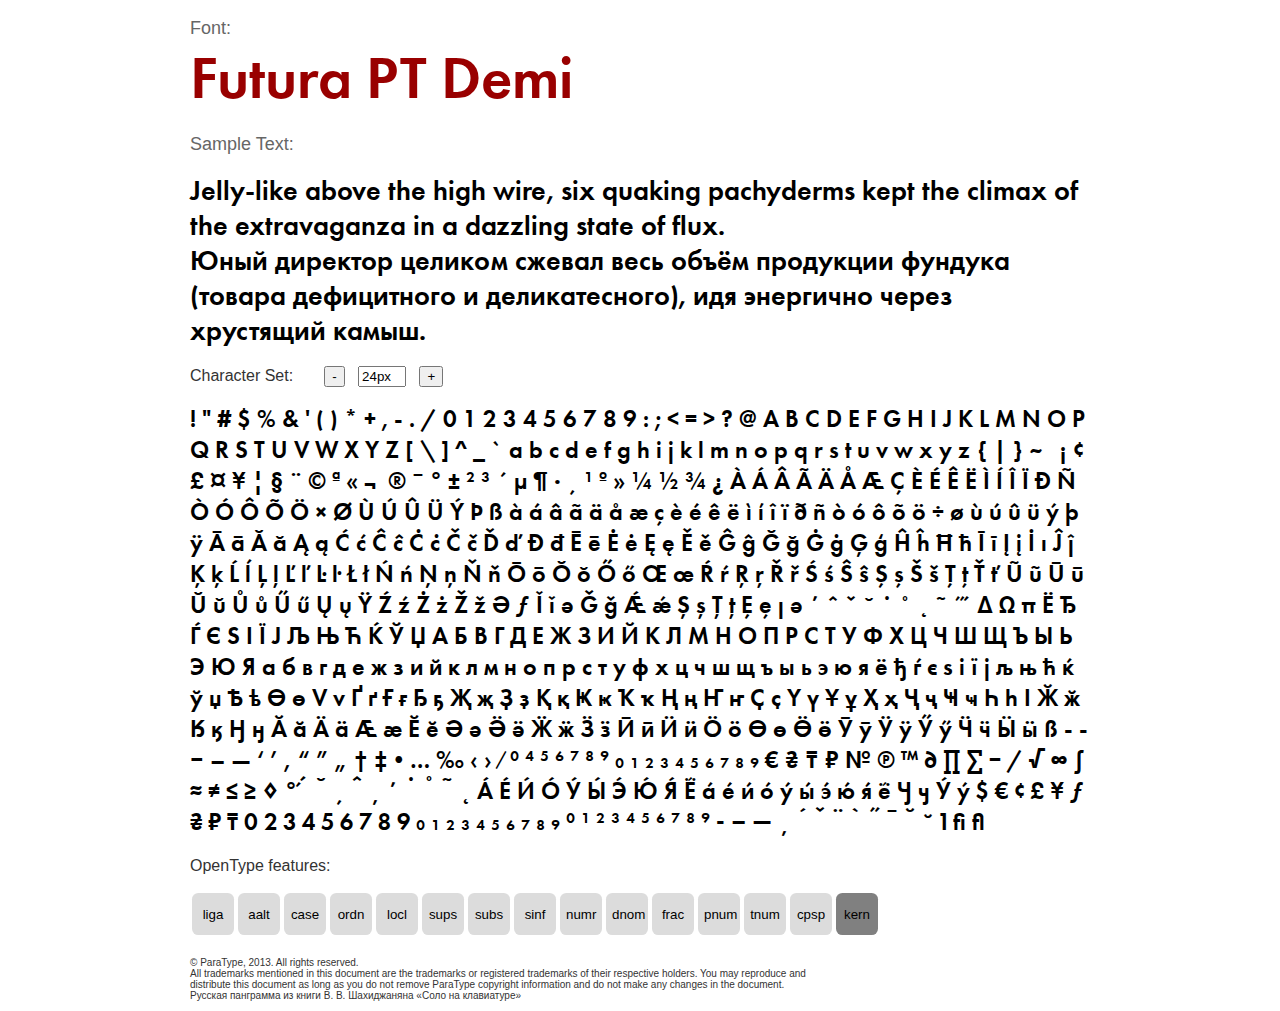
<file: webfonts/Futura-PT_Demi.html>
<!DOCTYPE html PUBLIC "-//W3C//DTD XHTML 1.0 Strict//EN"
	"http://www.w3.org/TR/xhtml1/DTD/xhtml1-strict.dtd">

<html xmlns="http://www.w3.org/1999/xhtml" xml:lang="en" lang="en">
<head>
	<meta http-equiv="Content-Type" content="text/html; charset=utf-8"/>
	<meta http-equiv="X-UA-Compatible" content="IE=Edge" />
  
<!--
These webfonts were purchased at www.ParaType.com
You can purchase them too. Please don't steal them.

Please don't remove this notice. Thanks.
-->	
	<title>Font Face Demo</title>
	<link rel="stylesheet" href="Futura-PT_Demi.css" type="text/css" charset="utf-8">
	<style type="text/css" media="screen">
		body {font-family: Helvetica, Arial, sans-serif; color:#333333;}
		.FuturaPTWebDemi {
			font-family: 'FuturaPTWebDemi';
			font-weight: normal;
			font-style: normal;
			color:#000000;
		}

		.caption {
			font-size: 18px;
			color:#666666;
		}
		.FontName {
			font-size: 60px;
		}
		.CopyrightFont {
			font-size: 10px;
		}
		#container {
			width: 900px;
			margin-left: auto;
			margin-right: auto;
			overflow: none;
		}
		.samplebox {
			white-space:wrap;
			margin-top:10px;
			margin-bottom: 0px;
		}
		.features {
			margin-top: 20px;
			margin-bottom: 20px;
		}
		.feature {
			height: 42px;
			width: 42px;
			cursor: pointer;
			margin: 2px;
			border-radius: 15%;
			background-color: #DCDCDC;
			border: none;
		}
		.active{
			background-color: #808080;			
		}
		
		
	</style>
<script type="text/javascript">
		fsize = 24
		window.onload = function(){ active('kern')};
function less()
{
	if (fsize > 2) {	
		fsize = fsize-1;
		p = document.getElementById('sample');
		p.style.fontSize = fsize + "px";
		document.getElementById('stext').value = fsize + "px";
	}
}	

function more()
{
	if (fsize < 100) {	
		fsize = fsize+1;
		setSize ()
	}
}	

function setSize ()
{
	p = document.getElementById('sample');
	document.getElementById('sample-text').style.fontSize = "28px";
	p.style.fontSize = fsize + "px";
	document.getElementById('stext').value = fsize + "px";
}

function changeFSize()
{
	tsize = document.getElementById('stext').value;
	fsize = parseInt (tsize);
	setSize ();
	return false;
}
function active(value)
{
	const button = document.getElementById(value); 	
	const allFeatures = document.querySelectorAll(".features button");
	button.classList.toggle('active');	
	let features = "";
	for(let i = 0; i < allFeatures.length; i ++){
		features += "'" + allFeatures[i].id + "'" + " ";
		if(allFeatures[i].classList.contains("active")){
			features += "1";
		}
		else { features += "0"}
		
		if(i+1 !== allFeatures.length) {
			features += ",";	
		}
	}	
	let sample = document.getElementById('sample');
	let sampleText = document.getElementById('sample-text');
	let styles = "font-feature-settings:" + features + ";";
	sample.setAttribute("style", styles);
	sampleText.setAttribute("style", styles);	
	setSize();
}
</script>	
</head>
<body>
	<div id="container">
<p class="caption">
Font: <br>

<span class="FuturaPTWebDemi samplebox" style="font-size:60px; color:#990000">
Futura PT Demi</span></p>

<p class="caption">
Sample Text:</p>
<p id="sample-text" class="FuturaPTWebDemi samplebox" style="font-size:28px">
Jelly-like above the high wire, six quaking pachyderms kept the climax of the extravaganza in a dazzling state of flux.<br>Юный директор целиком сжевал весь объём продукции фундука (товара дефицитного и деликатесного), идя энергично через хрустящий камыш.</p>

<p class="caption">
<div>
	<div>
		<form onsubmit="return changeFSize();">
		Character Set: &nbsp;&nbsp;&nbsp;&nbsp;&nbsp; <input type="button" value="-" onClick="less()"> &nbsp;&nbsp;<input id="stext" type="text" value="24px" style="width:40px"> &nbsp;&nbsp;<input type="button" value="+" onClick="more()"></p>
		</form>
		<p id="sample" class="FuturaPTWebDemi samplebox" style="font-size:24px;">
			   ! " # $ % & ' ( ) * + , - . / 0 1 2 3 4 5 6 7 8 9 : ; < = > ? @ A B C D E F G H I J K L M N O P Q R S T U V W X Y Z [ \ ] ^ _ ` a b c d e f g h i j k l m n o p q r s t u v w x y z { | } ~   ¡ ¢ £ ¤ ¥ ¦ § ¨ © ª « ¬ ­ ® ¯ ° ± ² ³ ´ µ ¶ · ¸ ¹ º » ¼ ½ ¾ ¿ À Á Â Ã Ä Å Æ Ç È É Ê Ë Ì Í Î Ï Ð Ñ Ò Ó Ô Õ Ö × Ø Ù Ú Û Ü Ý Þ ß à á â ã ä å æ ç è é ê ë ì í î ï ð ñ ò ó ô õ ö ÷ ø ù ú û ü ý þ ÿ Ā ā Ă ă Ą ą Ć ć Ĉ ĉ Ċ ċ Č č Ď ď Đ đ Ē ē Ė ė Ę ę Ě ě Ĝ ĝ Ğ ğ Ġ ġ Ģ ģ Ĥ ĥ Ħ ħ Ī ī Į į İ ı Ĵ ĵ Ķ ķ Ĺ ĺ Ļ ļ Ľ ľ Ŀ ŀ Ł ł Ń ń Ņ ņ Ň ň Ō ō Ŏ ŏ Ő ő Œ œ Ŕ ŕ Ŗ ŗ Ř ř Ś ś Ŝ ŝ Ş ş Š š Ţ ţ Ť ť Ũ ũ Ū ū Ŭ ŭ Ů ů Ű ű Ų ų Ÿ Ź ź Ż ż Ž ž Ə ƒ Ǐ ǐ ǝ Ǧ ǧ Ǽ ǽ Ș ș Ț ț Ȩ ȩ ȷ ə ʼ ˆ ˇ ˘ ˙ ˚ ˛ ˜ ˝ ́ Δ Ω π Ё Ђ Ѓ Є Ѕ І Ї Ј Љ Њ Ћ Ќ Ў Џ А Б В Г Д Е Ж З И Й К Л М Н О П Р С Т У Ф Х Ц Ч Ш Щ Ъ Ы Ь Э Ю Я а б в г д е ж з и й к л м н о п р с т у ф х ц ч ш щ ъ ы ь э ю я ё ђ ѓ є ѕ і ї ј љ њ ћ ќ ў џ Ѣ ѣ Ѳ ѳ Ѵ ѵ Ґ ґ Ғ ғ Ҕ ҕ Җ җ Ҙ ҙ Қ қ Ҝ ҝ Ҡ ҡ Ң ң Ҥ ҥ Ҫ ҫ Ү ү Ұ ұ Ҳ ҳ Ҷ ҷ Ҹ ҹ Һ һ Ӏ Ӂ ӂ Ӄ ӄ Ӈ ӈ Ӑ ӑ Ӓ ӓ Ӕ ӕ Ӗ ӗ Ә ә Ӛ ӛ Ӝ ӝ Ӟ ӟ Ӣ ӣ Ӥ ӥ Ӧ ӧ Ө ө Ӫ ӫ Ӯ ӯ Ӱ ӱ Ӳ ӳ Ӵ ӵ Ӹ ӹ ẞ ‐ ‑ ‒ – — ‘ ’ ‚ “ ” „ † ‡ • … ‰ ‹ › ⁄ ⁰ ⁴ ⁵ ⁶ ⁷ ⁸ ⁹ ₀ ₁ ₂ ₃ ₄ ₅ ₆ ₇ ₈ ₉ € ₴ ₸ ₽ № ℗ ™ ∂ ∏ ∑ − ∕ √ ∞ ∫ ≈ ≠ ≤ ≥ ◊ ◦                                                                                       ﬁ ﬂ ﻿ 
		</p>
	</div>
	<div class="features">
	<p>OpenType features:</p><button id='liga' class='feature' onclick=active('liga') title='Standard Ligatures'>liga</button><button id='aalt' class='feature' onclick=active('aalt') title='Access All Alternates'>aalt</button><button id='case' class='feature' onclick=active('case') title='Case-Sensitive Forms'>case</button><button id='ordn' class='feature' onclick=active('ordn') title='Ordinals'>ordn</button><button id='locl' class='feature' onclick=active('locl') title='Localized Forms'>locl</button><button id='sups' class='feature' onclick=active('sups') title='Superscript'>sups</button><button id='subs' class='feature' onclick=active('subs') title='Subscript'>subs</button><button id='sinf' class='feature' onclick=active('sinf') title='Scientific Inferiors'>sinf</button><button id='numr' class='feature' onclick=active('numr') title='Numerators'>numr</button><button id='dnom' class='feature' onclick=active('dnom') title='Denominators'>dnom</button><button id='frac' class='feature' onclick=active('frac') title='Fractions'>frac</button><button id='pnum' class='feature' onclick=active('pnum') title='Proportional Figures'>pnum</button><button id='tnum' class='feature' onclick=active('tnum') title='Tabular Figures'>tnum</button><button id='cpsp' class='feature' onclick=active('cpsp') title='Capital Spacing'>cpsp</button><button id='kern' class='feature' onclick=active('kern') title='Kerning'>kern</button>
	</div>
</div>

<p class="CopyrightFont">
&#169; ParaType, 2013. All rights reserved.<br>All trademarks mentioned in this document are the trademarks or registered trademarks of their respective holders. You may reproduce and<br>distribute this document as long as you do not remove ParaType copyright information and do not make any changes in the document.<br>Русская панграмма из книги В. В. Шахиджаняна «Соло на клавиатуре»</p>	</div>

</body>
</html>
</file>
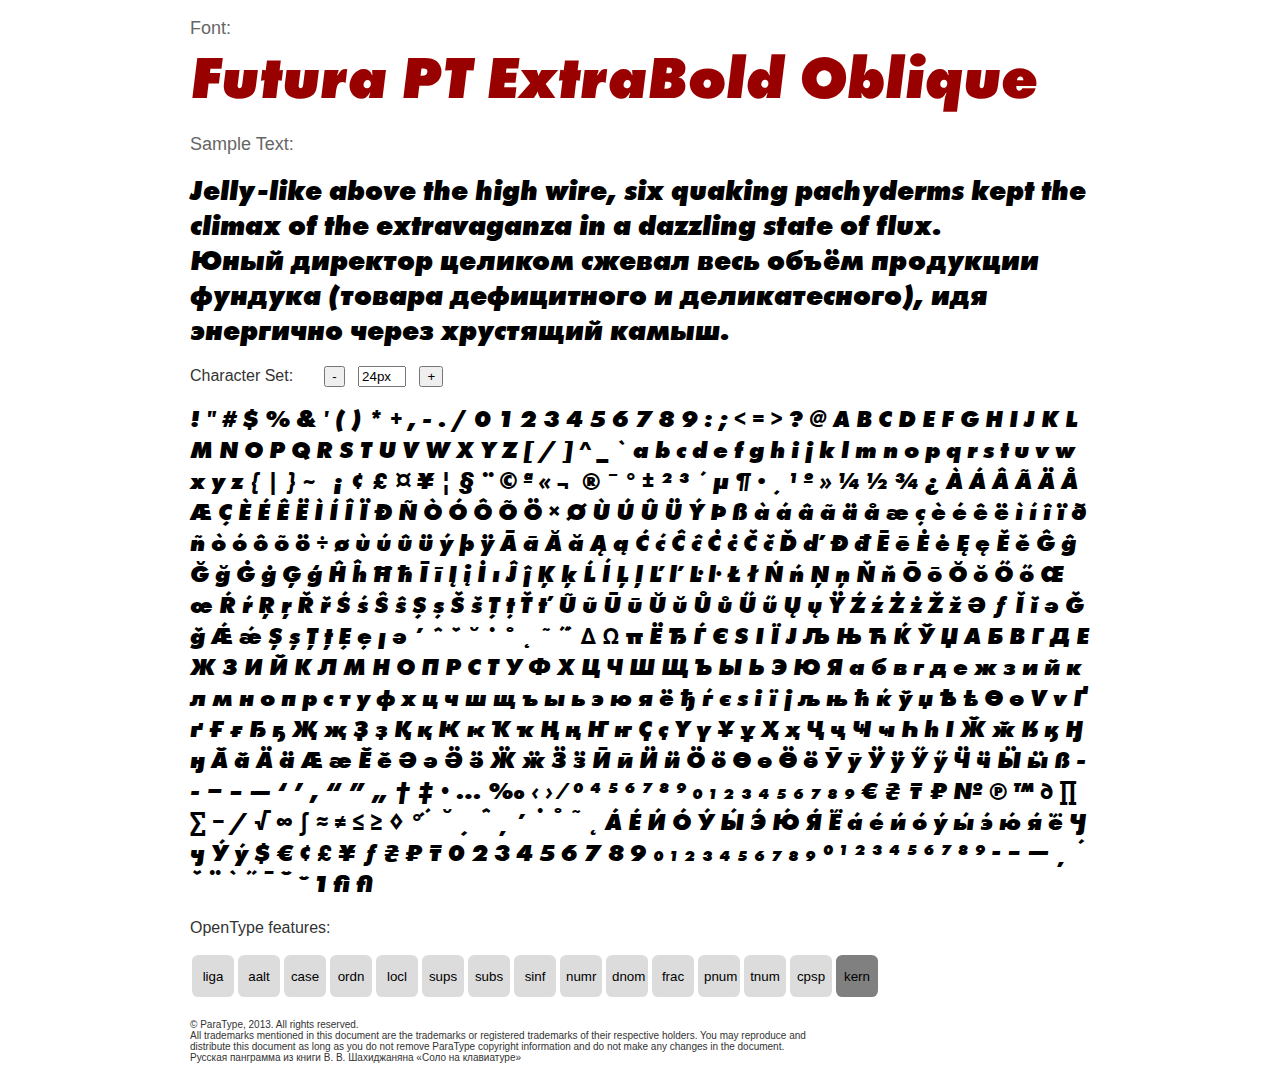
<file: webfonts/Futura-PT_ExtraBold-Oblique.html>
<!DOCTYPE html PUBLIC "-//W3C//DTD XHTML 1.0 Strict//EN"
	"http://www.w3.org/TR/xhtml1/DTD/xhtml1-strict.dtd">

<html xmlns="http://www.w3.org/1999/xhtml" xml:lang="en" lang="en">
<head>
	<meta http-equiv="Content-Type" content="text/html; charset=utf-8"/>
	<meta http-equiv="X-UA-Compatible" content="IE=Edge" />
  
<!--
These webfonts were purchased at www.ParaType.com
You can purchase them too. Please don't steal them.

Please don't remove this notice. Thanks.
-->	
	<title>Font Face Demo</title>
	<link rel="stylesheet" href="Futura-PT_ExtraBold-Oblique.css" type="text/css" charset="utf-8">
	<style type="text/css" media="screen">
		body {font-family: Helvetica, Arial, sans-serif; color:#333333;}
		.FuturaPTWebExtraBoldOblique {
			font-family: 'FuturaPTWebExtraBoldOblique';
			font-weight: normal;
			font-style: normal;
			color:#000000;
		}

		.caption {
			font-size: 18px;
			color:#666666;
		}
		.FontName {
			font-size: 60px;
		}
		.CopyrightFont {
			font-size: 10px;
		}
		#container {
			width: 900px;
			margin-left: auto;
			margin-right: auto;
			overflow: none;
		}
		.samplebox {
			white-space:wrap;
			margin-top:10px;
			margin-bottom: 0px;
		}
		.features {
			margin-top: 20px;
			margin-bottom: 20px;
		}
		.feature {
			height: 42px;
			width: 42px;
			cursor: pointer;
			margin: 2px;
			border-radius: 15%;
			background-color: #DCDCDC;
			border: none;
		}
		.active{
			background-color: #808080;			
		}
		
		
	</style>
<script type="text/javascript">
		fsize = 24
		window.onload = function(){ active('kern')};
function less()
{
	if (fsize > 2) {	
		fsize = fsize-1;
		p = document.getElementById('sample');
		p.style.fontSize = fsize + "px";
		document.getElementById('stext').value = fsize + "px";
	}
}	

function more()
{
	if (fsize < 100) {	
		fsize = fsize+1;
		setSize ()
	}
}	

function setSize ()
{
	p = document.getElementById('sample');
	document.getElementById('sample-text').style.fontSize = "28px";
	p.style.fontSize = fsize + "px";
	document.getElementById('stext').value = fsize + "px";
}

function changeFSize()
{
	tsize = document.getElementById('stext').value;
	fsize = parseInt (tsize);
	setSize ();
	return false;
}
function active(value)
{
	const button = document.getElementById(value); 	
	const allFeatures = document.querySelectorAll(".features button");
	button.classList.toggle('active');	
	let features = "";
	for(let i = 0; i < allFeatures.length; i ++){
		features += "'" + allFeatures[i].id + "'" + " ";
		if(allFeatures[i].classList.contains("active")){
			features += "1";
		}
		else { features += "0"}
		
		if(i+1 !== allFeatures.length) {
			features += ",";	
		}
	}	
	let sample = document.getElementById('sample');
	let sampleText = document.getElementById('sample-text');
	let styles = "font-feature-settings:" + features + ";";
	sample.setAttribute("style", styles);
	sampleText.setAttribute("style", styles);	
	setSize();
}
</script>	
</head>
<body>
	<div id="container">
<p class="caption">
Font: <br>

<span class="FuturaPTWebExtraBoldOblique samplebox" style="font-size:60px; color:#990000">
Futura PT ExtraBold Oblique</span></p>

<p class="caption">
Sample Text:</p>
<p id="sample-text" class="FuturaPTWebExtraBoldOblique samplebox" style="font-size:28px">
Jelly-like above the high wire, six quaking pachyderms kept the climax of the extravaganza in a dazzling state of flux.<br>Юный директор целиком сжевал весь объём продукции фундука (товара дефицитного и деликатесного), идя энергично через хрустящий камыш.</p>

<p class="caption">
<div>
	<div>
		<form onsubmit="return changeFSize();">
		Character Set: &nbsp;&nbsp;&nbsp;&nbsp;&nbsp; <input type="button" value="-" onClick="less()"> &nbsp;&nbsp;<input id="stext" type="text" value="24px" style="width:40px"> &nbsp;&nbsp;<input type="button" value="+" onClick="more()"></p>
		</form>
		<p id="sample" class="FuturaPTWebExtraBoldOblique samplebox" style="font-size:24px;">
			   ! " # $ % & ' ( ) * + , - . / 0 1 2 3 4 5 6 7 8 9 : ; < = > ? @ A B C D E F G H I J K L M N O P Q R S T U V W X Y Z [ \ ] ^ _ ` a b c d e f g h i j k l m n o p q r s t u v w x y z { | } ~   ¡ ¢ £ ¤ ¥ ¦ § ¨ © ª « ¬ ­ ® ¯ ° ± ² ³ ´ µ ¶ · ¸ ¹ º » ¼ ½ ¾ ¿ À Á Â Ã Ä Å Æ Ç È É Ê Ë Ì Í Î Ï Ð Ñ Ò Ó Ô Õ Ö × Ø Ù Ú Û Ü Ý Þ ß à á â ã ä å æ ç è é ê ë ì í î ï ð ñ ò ó ô õ ö ÷ ø ù ú û ü ý þ ÿ Ā ā Ă ă Ą ą Ć ć Ĉ ĉ Ċ ċ Č č Ď ď Đ đ Ē ē Ė ė Ę ę Ě ě Ĝ ĝ Ğ ğ Ġ ġ Ģ ģ Ĥ ĥ Ħ ħ Ī ī Į į İ ı Ĵ ĵ Ķ ķ Ĺ ĺ Ļ ļ Ľ ľ Ŀ ŀ Ł ł Ń ń Ņ ņ Ň ň Ō ō Ŏ ŏ Ő ő Œ œ Ŕ ŕ Ŗ ŗ Ř ř Ś ś Ŝ ŝ Ş ş Š š Ţ ţ Ť ť Ũ ũ Ū ū Ŭ ŭ Ů ů Ű ű Ų ų Ÿ Ź ź Ż ż Ž ž Ə ƒ Ǐ ǐ ǝ Ǧ ǧ Ǽ ǽ Ș ș Ț ț Ȩ ȩ ȷ ə ʼ ˆ ˇ ˘ ˙ ˚ ˛ ˜ ˝ ́ Δ Ω π Ё Ђ Ѓ Є Ѕ І Ї Ј Љ Њ Ћ Ќ Ў Џ А Б В Г Д Е Ж З И Й К Л М Н О П Р С Т У Ф Х Ц Ч Ш Щ Ъ Ы Ь Э Ю Я а б в г д е ж з и й к л м н о п р с т у ф х ц ч ш щ ъ ы ь э ю я ё ђ ѓ є ѕ і ї ј љ њ ћ ќ ў џ Ѣ ѣ Ѳ ѳ Ѵ ѵ Ґ ґ Ғ ғ Ҕ ҕ Җ җ Ҙ ҙ Қ қ Ҝ ҝ Ҡ ҡ Ң ң Ҥ ҥ Ҫ ҫ Ү ү Ұ ұ Ҳ ҳ Ҷ ҷ Ҹ ҹ Һ һ Ӏ Ӂ ӂ Ӄ ӄ Ӈ ӈ Ӑ ӑ Ӓ ӓ Ӕ ӕ Ӗ ӗ Ә ә Ӛ ӛ Ӝ ӝ Ӟ ӟ Ӣ ӣ Ӥ ӥ Ӧ ӧ Ө ө Ӫ ӫ Ӯ ӯ Ӱ ӱ Ӳ ӳ Ӵ ӵ Ӹ ӹ ẞ ‐ ‑ ‒ – — ‘ ’ ‚ “ ” „ † ‡ • … ‰ ‹ › ⁄ ⁰ ⁴ ⁵ ⁶ ⁷ ⁸ ⁹ ₀ ₁ ₂ ₃ ₄ ₅ ₆ ₇ ₈ ₉ € ₴ ₸ ₽ № ℗ ™ ∂ ∏ ∑ − ∕ √ ∞ ∫ ≈ ≠ ≤ ≥ ◊ ◦                                                                                       ﬁ ﬂ ﻿ 
		</p>
	</div>
	<div class="features">
	<p>OpenType features:</p><button id='liga' class='feature' onclick=active('liga') title='Standard Ligatures'>liga</button><button id='aalt' class='feature' onclick=active('aalt') title='Access All Alternates'>aalt</button><button id='case' class='feature' onclick=active('case') title='Case-Sensitive Forms'>case</button><button id='ordn' class='feature' onclick=active('ordn') title='Ordinals'>ordn</button><button id='locl' class='feature' onclick=active('locl') title='Localized Forms'>locl</button><button id='sups' class='feature' onclick=active('sups') title='Superscript'>sups</button><button id='subs' class='feature' onclick=active('subs') title='Subscript'>subs</button><button id='sinf' class='feature' onclick=active('sinf') title='Scientific Inferiors'>sinf</button><button id='numr' class='feature' onclick=active('numr') title='Numerators'>numr</button><button id='dnom' class='feature' onclick=active('dnom') title='Denominators'>dnom</button><button id='frac' class='feature' onclick=active('frac') title='Fractions'>frac</button><button id='pnum' class='feature' onclick=active('pnum') title='Proportional Figures'>pnum</button><button id='tnum' class='feature' onclick=active('tnum') title='Tabular Figures'>tnum</button><button id='cpsp' class='feature' onclick=active('cpsp') title='Capital Spacing'>cpsp</button><button id='kern' class='feature' onclick=active('kern') title='Kerning'>kern</button>
	</div>
</div>

<p class="CopyrightFont">
&#169; ParaType, 2013. All rights reserved.<br>All trademarks mentioned in this document are the trademarks or registered trademarks of their respective holders. You may reproduce and<br>distribute this document as long as you do not remove ParaType copyright information and do not make any changes in the document.<br>Русская панграмма из книги В. В. Шахиджаняна «Соло на клавиатуре»</p>	</div>

</body>
</html>
</file>
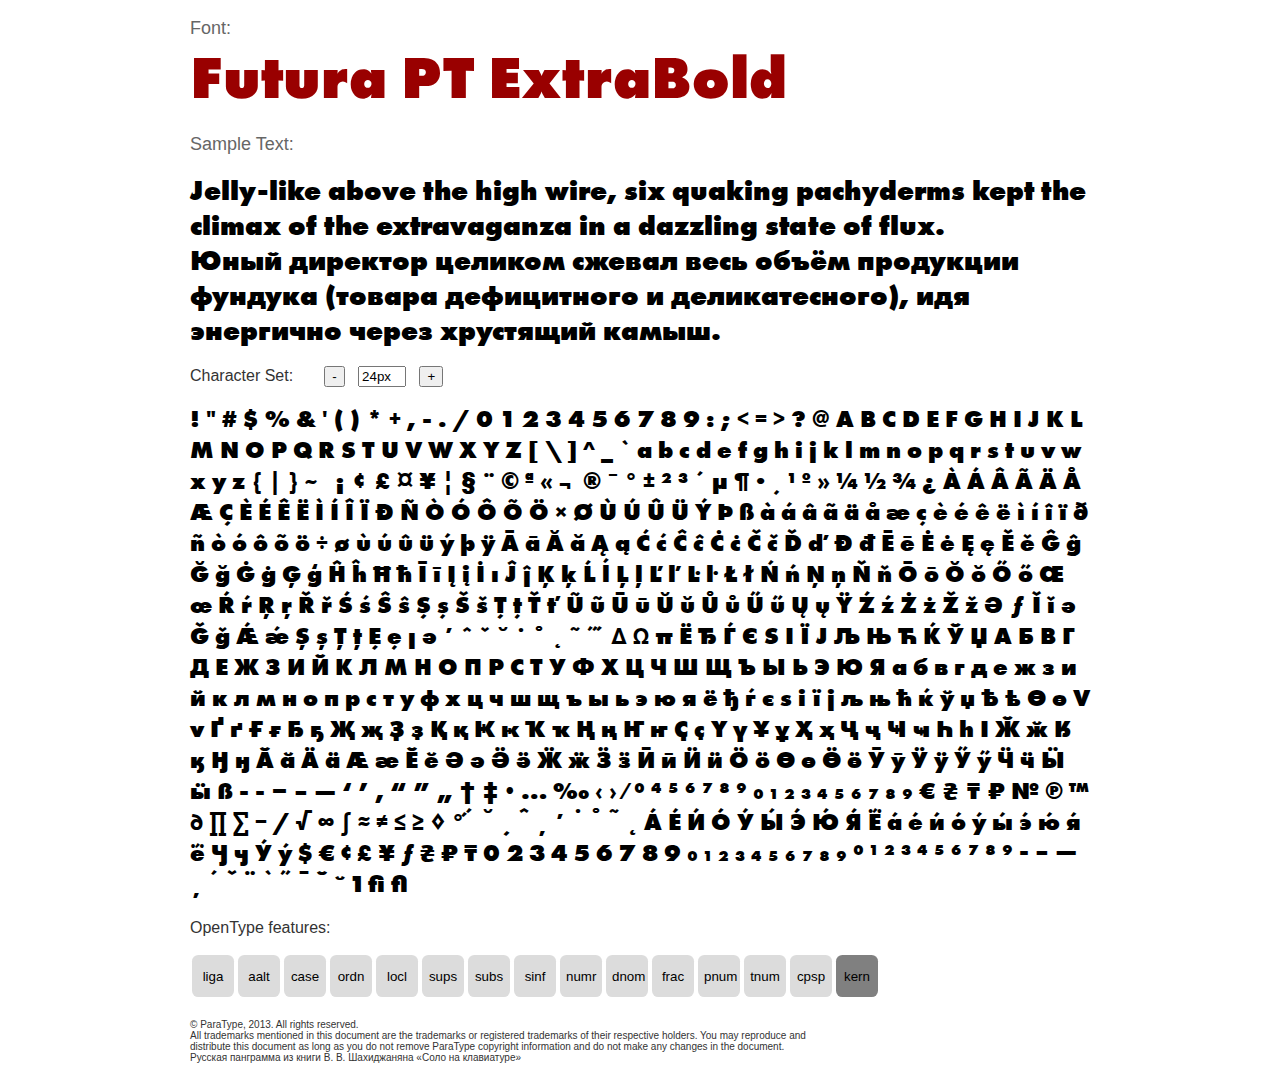
<file: webfonts/Futura-PT_ExtraBold.html>
<!DOCTYPE html PUBLIC "-//W3C//DTD XHTML 1.0 Strict//EN"
	"http://www.w3.org/TR/xhtml1/DTD/xhtml1-strict.dtd">

<html xmlns="http://www.w3.org/1999/xhtml" xml:lang="en" lang="en">
<head>
	<meta http-equiv="Content-Type" content="text/html; charset=utf-8"/>
	<meta http-equiv="X-UA-Compatible" content="IE=Edge" />
  
<!--
These webfonts were purchased at www.ParaType.com
You can purchase them too. Please don't steal them.

Please don't remove this notice. Thanks.
-->	
	<title>Font Face Demo</title>
	<link rel="stylesheet" href="Futura-PT_ExtraBold.css" type="text/css" charset="utf-8">
	<style type="text/css" media="screen">
		body {font-family: Helvetica, Arial, sans-serif; color:#333333;}
		.FuturaPTWebExtraBold {
			font-family: 'FuturaPTWebExtraBold';
			font-weight: normal;
			font-style: normal;
			color:#000000;
		}

		.caption {
			font-size: 18px;
			color:#666666;
		}
		.FontName {
			font-size: 60px;
		}
		.CopyrightFont {
			font-size: 10px;
		}
		#container {
			width: 900px;
			margin-left: auto;
			margin-right: auto;
			overflow: none;
		}
		.samplebox {
			white-space:wrap;
			margin-top:10px;
			margin-bottom: 0px;
		}
		.features {
			margin-top: 20px;
			margin-bottom: 20px;
		}
		.feature {
			height: 42px;
			width: 42px;
			cursor: pointer;
			margin: 2px;
			border-radius: 15%;
			background-color: #DCDCDC;
			border: none;
		}
		.active{
			background-color: #808080;			
		}
		
		
	</style>
<script type="text/javascript">
		fsize = 24
		window.onload = function(){ active('kern')};
function less()
{
	if (fsize > 2) {	
		fsize = fsize-1;
		p = document.getElementById('sample');
		p.style.fontSize = fsize + "px";
		document.getElementById('stext').value = fsize + "px";
	}
}	

function more()
{
	if (fsize < 100) {	
		fsize = fsize+1;
		setSize ()
	}
}	

function setSize ()
{
	p = document.getElementById('sample');
	document.getElementById('sample-text').style.fontSize = "28px";
	p.style.fontSize = fsize + "px";
	document.getElementById('stext').value = fsize + "px";
}

function changeFSize()
{
	tsize = document.getElementById('stext').value;
	fsize = parseInt (tsize);
	setSize ();
	return false;
}
function active(value)
{
	const button = document.getElementById(value); 	
	const allFeatures = document.querySelectorAll(".features button");
	button.classList.toggle('active');	
	let features = "";
	for(let i = 0; i < allFeatures.length; i ++){
		features += "'" + allFeatures[i].id + "'" + " ";
		if(allFeatures[i].classList.contains("active")){
			features += "1";
		}
		else { features += "0"}
		
		if(i+1 !== allFeatures.length) {
			features += ",";	
		}
	}	
	let sample = document.getElementById('sample');
	let sampleText = document.getElementById('sample-text');
	let styles = "font-feature-settings:" + features + ";";
	sample.setAttribute("style", styles);
	sampleText.setAttribute("style", styles);	
	setSize();
}
</script>	
</head>
<body>
	<div id="container">
<p class="caption">
Font: <br>

<span class="FuturaPTWebExtraBold samplebox" style="font-size:60px; color:#990000">
Futura PT ExtraBold</span></p>

<p class="caption">
Sample Text:</p>
<p id="sample-text" class="FuturaPTWebExtraBold samplebox" style="font-size:28px">
Jelly-like above the high wire, six quaking pachyderms kept the climax of the extravaganza in a dazzling state of flux.<br>Юный директор целиком сжевал весь объём продукции фундука (товара дефицитного и деликатесного), идя энергично через хрустящий камыш.</p>

<p class="caption">
<div>
	<div>
		<form onsubmit="return changeFSize();">
		Character Set: &nbsp;&nbsp;&nbsp;&nbsp;&nbsp; <input type="button" value="-" onClick="less()"> &nbsp;&nbsp;<input id="stext" type="text" value="24px" style="width:40px"> &nbsp;&nbsp;<input type="button" value="+" onClick="more()"></p>
		</form>
		<p id="sample" class="FuturaPTWebExtraBold samplebox" style="font-size:24px;">
			   ! " # $ % & ' ( ) * + , - . / 0 1 2 3 4 5 6 7 8 9 : ; < = > ? @ A B C D E F G H I J K L M N O P Q R S T U V W X Y Z [ \ ] ^ _ ` a b c d e f g h i j k l m n o p q r s t u v w x y z { | } ~   ¡ ¢ £ ¤ ¥ ¦ § ¨ © ª « ¬ ­ ® ¯ ° ± ² ³ ´ µ ¶ · ¸ ¹ º » ¼ ½ ¾ ¿ À Á Â Ã Ä Å Æ Ç È É Ê Ë Ì Í Î Ï Ð Ñ Ò Ó Ô Õ Ö × Ø Ù Ú Û Ü Ý Þ ß à á â ã ä å æ ç è é ê ë ì í î ï ð ñ ò ó ô õ ö ÷ ø ù ú û ü ý þ ÿ Ā ā Ă ă Ą ą Ć ć Ĉ ĉ Ċ ċ Č č Ď ď Đ đ Ē ē Ė ė Ę ę Ě ě Ĝ ĝ Ğ ğ Ġ ġ Ģ ģ Ĥ ĥ Ħ ħ Ī ī Į į İ ı Ĵ ĵ Ķ ķ Ĺ ĺ Ļ ļ Ľ ľ Ŀ ŀ Ł ł Ń ń Ņ ņ Ň ň Ō ō Ŏ ŏ Ő ő Œ œ Ŕ ŕ Ŗ ŗ Ř ř Ś ś Ŝ ŝ Ş ş Š š Ţ ţ Ť ť Ũ ũ Ū ū Ŭ ŭ Ů ů Ű ű Ų ų Ÿ Ź ź Ż ż Ž ž Ə ƒ Ǐ ǐ ǝ Ǧ ǧ Ǽ ǽ Ș ș Ț ț Ȩ ȩ ȷ ə ʼ ˆ ˇ ˘ ˙ ˚ ˛ ˜ ˝ ́ Δ Ω π Ё Ђ Ѓ Є Ѕ І Ї Ј Љ Њ Ћ Ќ Ў Џ А Б В Г Д Е Ж З И Й К Л М Н О П Р С Т У Ф Х Ц Ч Ш Щ Ъ Ы Ь Э Ю Я а б в г д е ж з и й к л м н о п р с т у ф х ц ч ш щ ъ ы ь э ю я ё ђ ѓ є ѕ і ї ј љ њ ћ ќ ў џ Ѣ ѣ Ѳ ѳ Ѵ ѵ Ґ ґ Ғ ғ Ҕ ҕ Җ җ Ҙ ҙ Қ қ Ҝ ҝ Ҡ ҡ Ң ң Ҥ ҥ Ҫ ҫ Ү ү Ұ ұ Ҳ ҳ Ҷ ҷ Ҹ ҹ Һ һ Ӏ Ӂ ӂ Ӄ ӄ Ӈ ӈ Ӑ ӑ Ӓ ӓ Ӕ ӕ Ӗ ӗ Ә ә Ӛ ӛ Ӝ ӝ Ӟ ӟ Ӣ ӣ Ӥ ӥ Ӧ ӧ Ө ө Ӫ ӫ Ӯ ӯ Ӱ ӱ Ӳ ӳ Ӵ ӵ Ӹ ӹ ẞ ‐ ‑ ‒ – — ‘ ’ ‚ “ ” „ † ‡ • … ‰ ‹ › ⁄ ⁰ ⁴ ⁵ ⁶ ⁷ ⁸ ⁹ ₀ ₁ ₂ ₃ ₄ ₅ ₆ ₇ ₈ ₉ € ₴ ₸ ₽ № ℗ ™ ∂ ∏ ∑ − ∕ √ ∞ ∫ ≈ ≠ ≤ ≥ ◊ ◦                                                                                       ﬁ ﬂ ﻿ 
		</p>
	</div>
	<div class="features">
	<p>OpenType features:</p><button id='liga' class='feature' onclick=active('liga') title='Standard Ligatures'>liga</button><button id='aalt' class='feature' onclick=active('aalt') title='Access All Alternates'>aalt</button><button id='case' class='feature' onclick=active('case') title='Case-Sensitive Forms'>case</button><button id='ordn' class='feature' onclick=active('ordn') title='Ordinals'>ordn</button><button id='locl' class='feature' onclick=active('locl') title='Localized Forms'>locl</button><button id='sups' class='feature' onclick=active('sups') title='Superscript'>sups</button><button id='subs' class='feature' onclick=active('subs') title='Subscript'>subs</button><button id='sinf' class='feature' onclick=active('sinf') title='Scientific Inferiors'>sinf</button><button id='numr' class='feature' onclick=active('numr') title='Numerators'>numr</button><button id='dnom' class='feature' onclick=active('dnom') title='Denominators'>dnom</button><button id='frac' class='feature' onclick=active('frac') title='Fractions'>frac</button><button id='pnum' class='feature' onclick=active('pnum') title='Proportional Figures'>pnum</button><button id='tnum' class='feature' onclick=active('tnum') title='Tabular Figures'>tnum</button><button id='cpsp' class='feature' onclick=active('cpsp') title='Capital Spacing'>cpsp</button><button id='kern' class='feature' onclick=active('kern') title='Kerning'>kern</button>
	</div>
</div>

<p class="CopyrightFont">
&#169; ParaType, 2013. All rights reserved.<br>All trademarks mentioned in this document are the trademarks or registered trademarks of their respective holders. You may reproduce and<br>distribute this document as long as you do not remove ParaType copyright information and do not make any changes in the document.<br>Русская панграмма из книги В. В. Шахиджаняна «Соло на клавиатуре»</p>	</div>

</body>
</html>
</file>
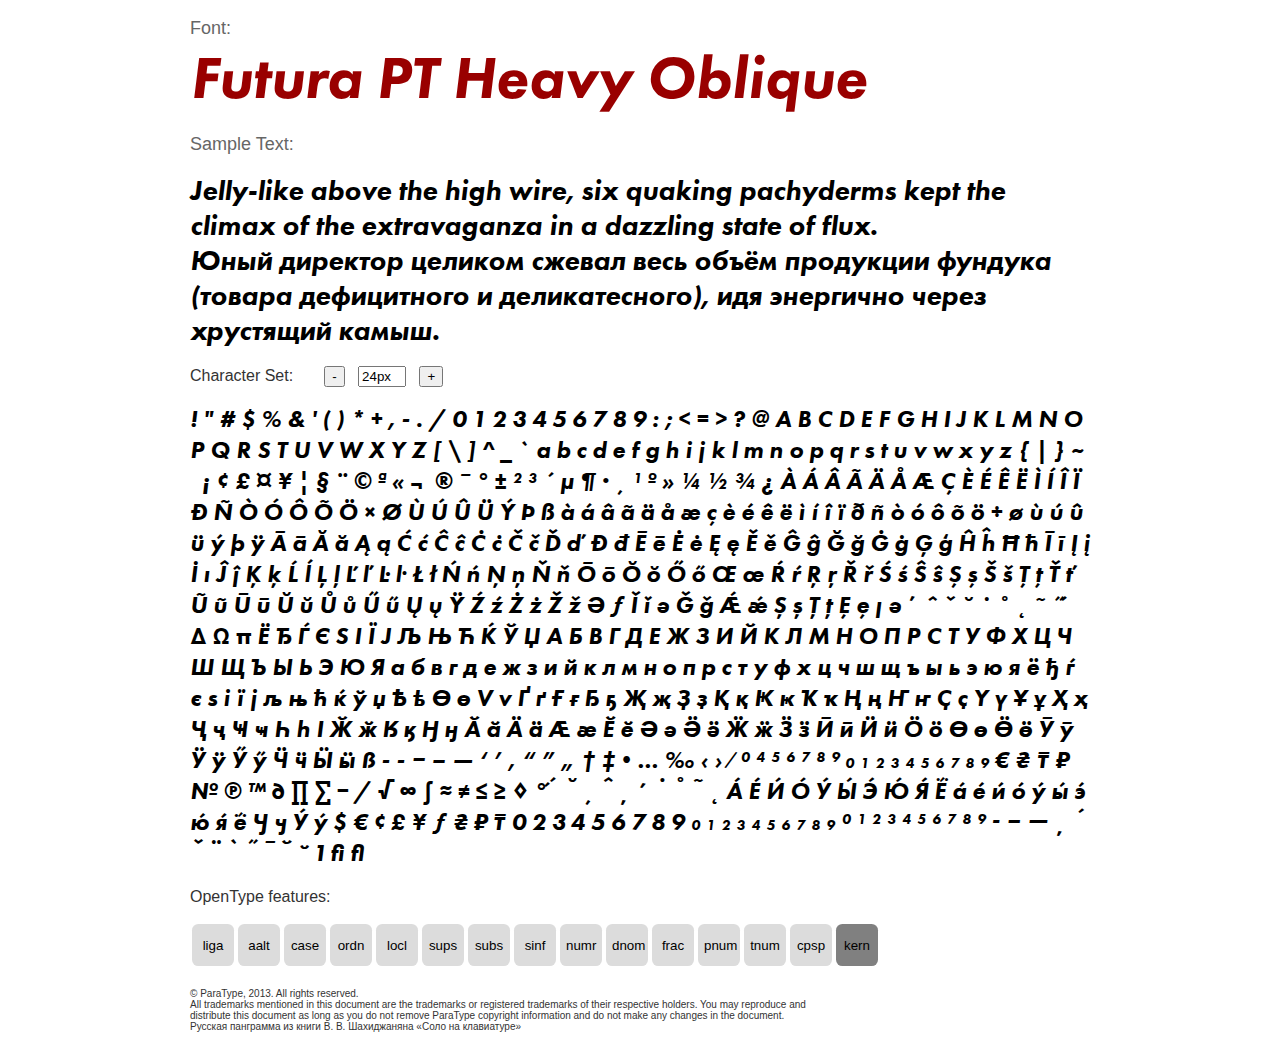
<file: webfonts/Futura-PT_Heavy-Oblique.html>
<!DOCTYPE html PUBLIC "-//W3C//DTD XHTML 1.0 Strict//EN"
	"http://www.w3.org/TR/xhtml1/DTD/xhtml1-strict.dtd">

<html xmlns="http://www.w3.org/1999/xhtml" xml:lang="en" lang="en">
<head>
	<meta http-equiv="Content-Type" content="text/html; charset=utf-8"/>
	<meta http-equiv="X-UA-Compatible" content="IE=Edge" />
  
<!--
These webfonts were purchased at www.ParaType.com
You can purchase them too. Please don't steal them.

Please don't remove this notice. Thanks.
-->	
	<title>Font Face Demo</title>
	<link rel="stylesheet" href="Futura-PT_Heavy-Oblique.css" type="text/css" charset="utf-8">
	<style type="text/css" media="screen">
		body {font-family: Helvetica, Arial, sans-serif; color:#333333;}
		.FuturaPTWebHeavyOblique {
			font-family: 'FuturaPTWebHeavyOblique';
			font-weight: normal;
			font-style: normal;
			color:#000000;
		}

		.caption {
			font-size: 18px;
			color:#666666;
		}
		.FontName {
			font-size: 60px;
		}
		.CopyrightFont {
			font-size: 10px;
		}
		#container {
			width: 900px;
			margin-left: auto;
			margin-right: auto;
			overflow: none;
		}
		.samplebox {
			white-space:wrap;
			margin-top:10px;
			margin-bottom: 0px;
		}
		.features {
			margin-top: 20px;
			margin-bottom: 20px;
		}
		.feature {
			height: 42px;
			width: 42px;
			cursor: pointer;
			margin: 2px;
			border-radius: 15%;
			background-color: #DCDCDC;
			border: none;
		}
		.active{
			background-color: #808080;			
		}
		
		
	</style>
<script type="text/javascript">
		fsize = 24
		window.onload = function(){ active('kern')};
function less()
{
	if (fsize > 2) {	
		fsize = fsize-1;
		p = document.getElementById('sample');
		p.style.fontSize = fsize + "px";
		document.getElementById('stext').value = fsize + "px";
	}
}	

function more()
{
	if (fsize < 100) {	
		fsize = fsize+1;
		setSize ()
	}
}	

function setSize ()
{
	p = document.getElementById('sample');
	document.getElementById('sample-text').style.fontSize = "28px";
	p.style.fontSize = fsize + "px";
	document.getElementById('stext').value = fsize + "px";
}

function changeFSize()
{
	tsize = document.getElementById('stext').value;
	fsize = parseInt (tsize);
	setSize ();
	return false;
}
function active(value)
{
	const button = document.getElementById(value); 	
	const allFeatures = document.querySelectorAll(".features button");
	button.classList.toggle('active');	
	let features = "";
	for(let i = 0; i < allFeatures.length; i ++){
		features += "'" + allFeatures[i].id + "'" + " ";
		if(allFeatures[i].classList.contains("active")){
			features += "1";
		}
		else { features += "0"}
		
		if(i+1 !== allFeatures.length) {
			features += ",";	
		}
	}	
	let sample = document.getElementById('sample');
	let sampleText = document.getElementById('sample-text');
	let styles = "font-feature-settings:" + features + ";";
	sample.setAttribute("style", styles);
	sampleText.setAttribute("style", styles);	
	setSize();
}
</script>	
</head>
<body>
	<div id="container">
<p class="caption">
Font: <br>

<span class="FuturaPTWebHeavyOblique samplebox" style="font-size:60px; color:#990000">
Futura PT Heavy Oblique</span></p>

<p class="caption">
Sample Text:</p>
<p id="sample-text" class="FuturaPTWebHeavyOblique samplebox" style="font-size:28px">
Jelly-like above the high wire, six quaking pachyderms kept the climax of the extravaganza in a dazzling state of flux.<br>Юный директор целиком сжевал весь объём продукции фундука (товара дефицитного и деликатесного), идя энергично через хрустящий камыш.</p>

<p class="caption">
<div>
	<div>
		<form onsubmit="return changeFSize();">
		Character Set: &nbsp;&nbsp;&nbsp;&nbsp;&nbsp; <input type="button" value="-" onClick="less()"> &nbsp;&nbsp;<input id="stext" type="text" value="24px" style="width:40px"> &nbsp;&nbsp;<input type="button" value="+" onClick="more()"></p>
		</form>
		<p id="sample" class="FuturaPTWebHeavyOblique samplebox" style="font-size:24px;">
			   ! " # $ % & ' ( ) * + , - . / 0 1 2 3 4 5 6 7 8 9 : ; < = > ? @ A B C D E F G H I J K L M N O P Q R S T U V W X Y Z [ \ ] ^ _ ` a b c d e f g h i j k l m n o p q r s t u v w x y z { | } ~   ¡ ¢ £ ¤ ¥ ¦ § ¨ © ª « ¬ ­ ® ¯ ° ± ² ³ ´ µ ¶ · ¸ ¹ º » ¼ ½ ¾ ¿ À Á Â Ã Ä Å Æ Ç È É Ê Ë Ì Í Î Ï Ð Ñ Ò Ó Ô Õ Ö × Ø Ù Ú Û Ü Ý Þ ß à á â ã ä å æ ç è é ê ë ì í î ï ð ñ ò ó ô õ ö ÷ ø ù ú û ü ý þ ÿ Ā ā Ă ă Ą ą Ć ć Ĉ ĉ Ċ ċ Č č Ď ď Đ đ Ē ē Ė ė Ę ę Ě ě Ĝ ĝ Ğ ğ Ġ ġ Ģ ģ Ĥ ĥ Ħ ħ Ī ī Į į İ ı Ĵ ĵ Ķ ķ Ĺ ĺ Ļ ļ Ľ ľ Ŀ ŀ Ł ł Ń ń Ņ ņ Ň ň Ō ō Ŏ ŏ Ő ő Œ œ Ŕ ŕ Ŗ ŗ Ř ř Ś ś Ŝ ŝ Ş ş Š š Ţ ţ Ť ť Ũ ũ Ū ū Ŭ ŭ Ů ů Ű ű Ų ų Ÿ Ź ź Ż ż Ž ž Ə ƒ Ǐ ǐ ǝ Ǧ ǧ Ǽ ǽ Ș ș Ț ț Ȩ ȩ ȷ ə ʼ ˆ ˇ ˘ ˙ ˚ ˛ ˜ ˝ ́ Δ Ω π Ё Ђ Ѓ Є Ѕ І Ї Ј Љ Њ Ћ Ќ Ў Џ А Б В Г Д Е Ж З И Й К Л М Н О П Р С Т У Ф Х Ц Ч Ш Щ Ъ Ы Ь Э Ю Я а б в г д е ж з и й к л м н о п р с т у ф х ц ч ш щ ъ ы ь э ю я ё ђ ѓ є ѕ і ї ј љ њ ћ ќ ў џ Ѣ ѣ Ѳ ѳ Ѵ ѵ Ґ ґ Ғ ғ Ҕ ҕ Җ җ Ҙ ҙ Қ қ Ҝ ҝ Ҡ ҡ Ң ң Ҥ ҥ Ҫ ҫ Ү ү Ұ ұ Ҳ ҳ Ҷ ҷ Ҹ ҹ Һ һ Ӏ Ӂ ӂ Ӄ ӄ Ӈ ӈ Ӑ ӑ Ӓ ӓ Ӕ ӕ Ӗ ӗ Ә ә Ӛ ӛ Ӝ ӝ Ӟ ӟ Ӣ ӣ Ӥ ӥ Ӧ ӧ Ө ө Ӫ ӫ Ӯ ӯ Ӱ ӱ Ӳ ӳ Ӵ ӵ Ӹ ӹ ẞ ‐ ‑ ‒ – — ‘ ’ ‚ “ ” „ † ‡ • … ‰ ‹ › ⁄ ⁰ ⁴ ⁵ ⁶ ⁷ ⁸ ⁹ ₀ ₁ ₂ ₃ ₄ ₅ ₆ ₇ ₈ ₉ € ₴ ₸ ₽ № ℗ ™ ∂ ∏ ∑ − ∕ √ ∞ ∫ ≈ ≠ ≤ ≥ ◊ ◦                                                                                       ﬁ ﬂ ﻿ 
		</p>
	</div>
	<div class="features">
	<p>OpenType features:</p><button id='liga' class='feature' onclick=active('liga') title='Standard Ligatures'>liga</button><button id='aalt' class='feature' onclick=active('aalt') title='Access All Alternates'>aalt</button><button id='case' class='feature' onclick=active('case') title='Case-Sensitive Forms'>case</button><button id='ordn' class='feature' onclick=active('ordn') title='Ordinals'>ordn</button><button id='locl' class='feature' onclick=active('locl') title='Localized Forms'>locl</button><button id='sups' class='feature' onclick=active('sups') title='Superscript'>sups</button><button id='subs' class='feature' onclick=active('subs') title='Subscript'>subs</button><button id='sinf' class='feature' onclick=active('sinf') title='Scientific Inferiors'>sinf</button><button id='numr' class='feature' onclick=active('numr') title='Numerators'>numr</button><button id='dnom' class='feature' onclick=active('dnom') title='Denominators'>dnom</button><button id='frac' class='feature' onclick=active('frac') title='Fractions'>frac</button><button id='pnum' class='feature' onclick=active('pnum') title='Proportional Figures'>pnum</button><button id='tnum' class='feature' onclick=active('tnum') title='Tabular Figures'>tnum</button><button id='cpsp' class='feature' onclick=active('cpsp') title='Capital Spacing'>cpsp</button><button id='kern' class='feature' onclick=active('kern') title='Kerning'>kern</button>
	</div>
</div>

<p class="CopyrightFont">
&#169; ParaType, 2013. All rights reserved.<br>All trademarks mentioned in this document are the trademarks or registered trademarks of their respective holders. You may reproduce and<br>distribute this document as long as you do not remove ParaType copyright information and do not make any changes in the document.<br>Русская панграмма из книги В. В. Шахиджаняна «Соло на клавиатуре»</p>	</div>

</body>
</html>
</file>
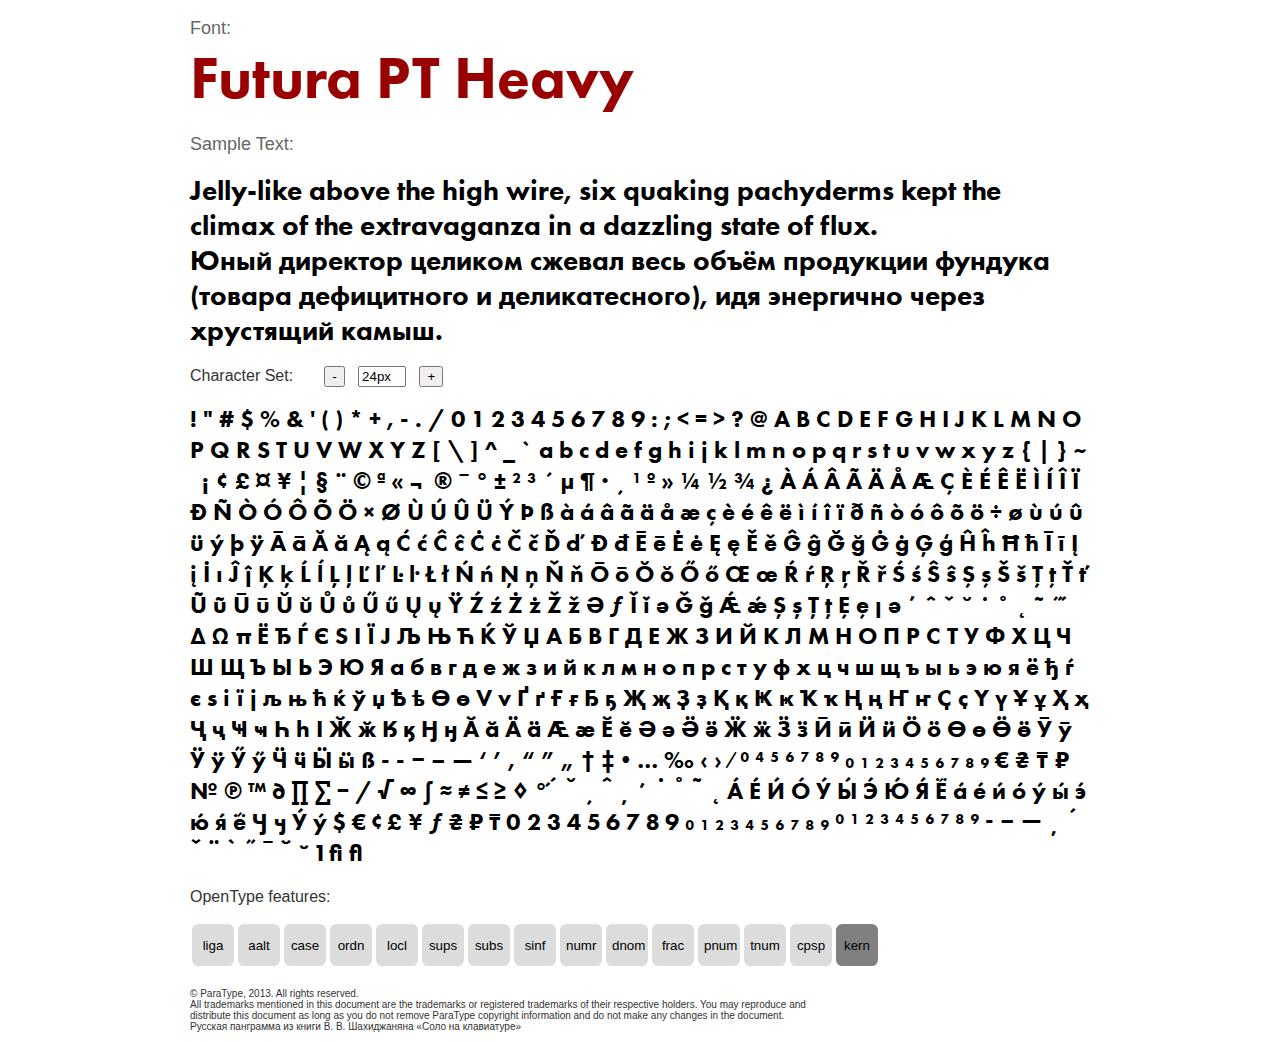
<file: webfonts/Futura-PT_Heavy.html>
<!DOCTYPE html PUBLIC "-//W3C//DTD XHTML 1.0 Strict//EN"
	"http://www.w3.org/TR/xhtml1/DTD/xhtml1-strict.dtd">

<html xmlns="http://www.w3.org/1999/xhtml" xml:lang="en" lang="en">
<head>
	<meta http-equiv="Content-Type" content="text/html; charset=utf-8"/>
	<meta http-equiv="X-UA-Compatible" content="IE=Edge" />
  
<!--
These webfonts were purchased at www.ParaType.com
You can purchase them too. Please don't steal them.

Please don't remove this notice. Thanks.
-->	
	<title>Font Face Demo</title>
	<link rel="stylesheet" href="Futura-PT_Heavy.css" type="text/css" charset="utf-8">
	<style type="text/css" media="screen">
		body {font-family: Helvetica, Arial, sans-serif; color:#333333;}
		.FuturaPTWebHeavy {
			font-family: 'FuturaPTWebHeavy';
			font-weight: normal;
			font-style: normal;
			color:#000000;
		}

		.caption {
			font-size: 18px;
			color:#666666;
		}
		.FontName {
			font-size: 60px;
		}
		.CopyrightFont {
			font-size: 10px;
		}
		#container {
			width: 900px;
			margin-left: auto;
			margin-right: auto;
			overflow: none;
		}
		.samplebox {
			white-space:wrap;
			margin-top:10px;
			margin-bottom: 0px;
		}
		.features {
			margin-top: 20px;
			margin-bottom: 20px;
		}
		.feature {
			height: 42px;
			width: 42px;
			cursor: pointer;
			margin: 2px;
			border-radius: 15%;
			background-color: #DCDCDC;
			border: none;
		}
		.active{
			background-color: #808080;			
		}
		
		
	</style>
<script type="text/javascript">
		fsize = 24
		window.onload = function(){ active('kern')};
function less()
{
	if (fsize > 2) {	
		fsize = fsize-1;
		p = document.getElementById('sample');
		p.style.fontSize = fsize + "px";
		document.getElementById('stext').value = fsize + "px";
	}
}	

function more()
{
	if (fsize < 100) {	
		fsize = fsize+1;
		setSize ()
	}
}	

function setSize ()
{
	p = document.getElementById('sample');
	document.getElementById('sample-text').style.fontSize = "28px";
	p.style.fontSize = fsize + "px";
	document.getElementById('stext').value = fsize + "px";
}

function changeFSize()
{
	tsize = document.getElementById('stext').value;
	fsize = parseInt (tsize);
	setSize ();
	return false;
}
function active(value)
{
	const button = document.getElementById(value); 	
	const allFeatures = document.querySelectorAll(".features button");
	button.classList.toggle('active');	
	let features = "";
	for(let i = 0; i < allFeatures.length; i ++){
		features += "'" + allFeatures[i].id + "'" + " ";
		if(allFeatures[i].classList.contains("active")){
			features += "1";
		}
		else { features += "0"}
		
		if(i+1 !== allFeatures.length) {
			features += ",";	
		}
	}	
	let sample = document.getElementById('sample');
	let sampleText = document.getElementById('sample-text');
	let styles = "font-feature-settings:" + features + ";";
	sample.setAttribute("style", styles);
	sampleText.setAttribute("style", styles);	
	setSize();
}
</script>	
</head>
<body>
	<div id="container">
<p class="caption">
Font: <br>

<span class="FuturaPTWebHeavy samplebox" style="font-size:60px; color:#990000">
Futura PT Heavy</span></p>

<p class="caption">
Sample Text:</p>
<p id="sample-text" class="FuturaPTWebHeavy samplebox" style="font-size:28px">
Jelly-like above the high wire, six quaking pachyderms kept the climax of the extravaganza in a dazzling state of flux.<br>Юный директор целиком сжевал весь объём продукции фундука (товара дефицитного и деликатесного), идя энергично через хрустящий камыш.</p>

<p class="caption">
<div>
	<div>
		<form onsubmit="return changeFSize();">
		Character Set: &nbsp;&nbsp;&nbsp;&nbsp;&nbsp; <input type="button" value="-" onClick="less()"> &nbsp;&nbsp;<input id="stext" type="text" value="24px" style="width:40px"> &nbsp;&nbsp;<input type="button" value="+" onClick="more()"></p>
		</form>
		<p id="sample" class="FuturaPTWebHeavy samplebox" style="font-size:24px;">
			   ! " # $ % & ' ( ) * + , - . / 0 1 2 3 4 5 6 7 8 9 : ; < = > ? @ A B C D E F G H I J K L M N O P Q R S T U V W X Y Z [ \ ] ^ _ ` a b c d e f g h i j k l m n o p q r s t u v w x y z { | } ~   ¡ ¢ £ ¤ ¥ ¦ § ¨ © ª « ¬ ­ ® ¯ ° ± ² ³ ´ µ ¶ · ¸ ¹ º » ¼ ½ ¾ ¿ À Á Â Ã Ä Å Æ Ç È É Ê Ë Ì Í Î Ï Ð Ñ Ò Ó Ô Õ Ö × Ø Ù Ú Û Ü Ý Þ ß à á â ã ä å æ ç è é ê ë ì í î ï ð ñ ò ó ô õ ö ÷ ø ù ú û ü ý þ ÿ Ā ā Ă ă Ą ą Ć ć Ĉ ĉ Ċ ċ Č č Ď ď Đ đ Ē ē Ė ė Ę ę Ě ě Ĝ ĝ Ğ ğ Ġ ġ Ģ ģ Ĥ ĥ Ħ ħ Ī ī Į į İ ı Ĵ ĵ Ķ ķ Ĺ ĺ Ļ ļ Ľ ľ Ŀ ŀ Ł ł Ń ń Ņ ņ Ň ň Ō ō Ŏ ŏ Ő ő Œ œ Ŕ ŕ Ŗ ŗ Ř ř Ś ś Ŝ ŝ Ş ş Š š Ţ ţ Ť ť Ũ ũ Ū ū Ŭ ŭ Ů ů Ű ű Ų ų Ÿ Ź ź Ż ż Ž ž Ə ƒ Ǐ ǐ ǝ Ǧ ǧ Ǽ ǽ Ș ș Ț ț Ȩ ȩ ȷ ə ʼ ˆ ˇ ˘ ˙ ˚ ˛ ˜ ˝ ́ Δ Ω π Ё Ђ Ѓ Є Ѕ І Ї Ј Љ Њ Ћ Ќ Ў Џ А Б В Г Д Е Ж З И Й К Л М Н О П Р С Т У Ф Х Ц Ч Ш Щ Ъ Ы Ь Э Ю Я а б в г д е ж з и й к л м н о п р с т у ф х ц ч ш щ ъ ы ь э ю я ё ђ ѓ є ѕ і ї ј љ њ ћ ќ ў џ Ѣ ѣ Ѳ ѳ Ѵ ѵ Ґ ґ Ғ ғ Ҕ ҕ Җ җ Ҙ ҙ Қ қ Ҝ ҝ Ҡ ҡ Ң ң Ҥ ҥ Ҫ ҫ Ү ү Ұ ұ Ҳ ҳ Ҷ ҷ Ҹ ҹ Һ һ Ӏ Ӂ ӂ Ӄ ӄ Ӈ ӈ Ӑ ӑ Ӓ ӓ Ӕ ӕ Ӗ ӗ Ә ә Ӛ ӛ Ӝ ӝ Ӟ ӟ Ӣ ӣ Ӥ ӥ Ӧ ӧ Ө ө Ӫ ӫ Ӯ ӯ Ӱ ӱ Ӳ ӳ Ӵ ӵ Ӹ ӹ ẞ ‐ ‑ ‒ – — ‘ ’ ‚ “ ” „ † ‡ • … ‰ ‹ › ⁄ ⁰ ⁴ ⁵ ⁶ ⁷ ⁸ ⁹ ₀ ₁ ₂ ₃ ₄ ₅ ₆ ₇ ₈ ₉ € ₴ ₸ ₽ № ℗ ™ ∂ ∏ ∑ − ∕ √ ∞ ∫ ≈ ≠ ≤ ≥ ◊ ◦                                                                                       ﬁ ﬂ ﻿ 
		</p>
	</div>
	<div class="features">
	<p>OpenType features:</p><button id='liga' class='feature' onclick=active('liga') title='Standard Ligatures'>liga</button><button id='aalt' class='feature' onclick=active('aalt') title='Access All Alternates'>aalt</button><button id='case' class='feature' onclick=active('case') title='Case-Sensitive Forms'>case</button><button id='ordn' class='feature' onclick=active('ordn') title='Ordinals'>ordn</button><button id='locl' class='feature' onclick=active('locl') title='Localized Forms'>locl</button><button id='sups' class='feature' onclick=active('sups') title='Superscript'>sups</button><button id='subs' class='feature' onclick=active('subs') title='Subscript'>subs</button><button id='sinf' class='feature' onclick=active('sinf') title='Scientific Inferiors'>sinf</button><button id='numr' class='feature' onclick=active('numr') title='Numerators'>numr</button><button id='dnom' class='feature' onclick=active('dnom') title='Denominators'>dnom</button><button id='frac' class='feature' onclick=active('frac') title='Fractions'>frac</button><button id='pnum' class='feature' onclick=active('pnum') title='Proportional Figures'>pnum</button><button id='tnum' class='feature' onclick=active('tnum') title='Tabular Figures'>tnum</button><button id='cpsp' class='feature' onclick=active('cpsp') title='Capital Spacing'>cpsp</button><button id='kern' class='feature' onclick=active('kern') title='Kerning'>kern</button>
	</div>
</div>

<p class="CopyrightFont">
&#169; ParaType, 2013. All rights reserved.<br>All trademarks mentioned in this document are the trademarks or registered trademarks of their respective holders. You may reproduce and<br>distribute this document as long as you do not remove ParaType copyright information and do not make any changes in the document.<br>Русская панграмма из книги В. В. Шахиджаняна «Соло на клавиатуре»</p>	</div>

</body>
</html>
</file>
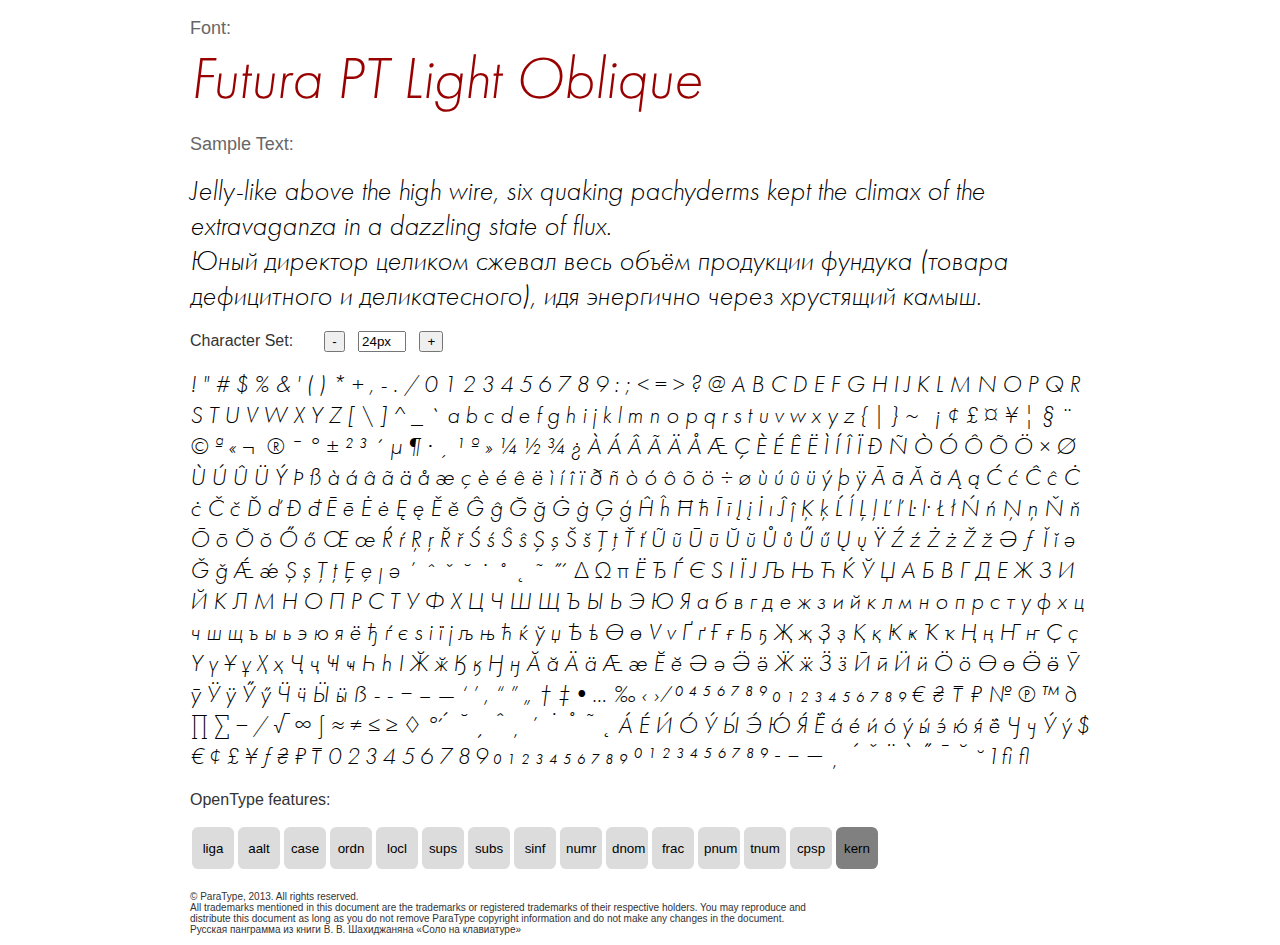
<file: webfonts/Futura-PT_Light-Oblique.html>
<!DOCTYPE html PUBLIC "-//W3C//DTD XHTML 1.0 Strict//EN"
	"http://www.w3.org/TR/xhtml1/DTD/xhtml1-strict.dtd">

<html xmlns="http://www.w3.org/1999/xhtml" xml:lang="en" lang="en">
<head>
	<meta http-equiv="Content-Type" content="text/html; charset=utf-8"/>
	<meta http-equiv="X-UA-Compatible" content="IE=Edge" />
  
<!--
These webfonts were purchased at www.ParaType.com
You can purchase them too. Please don't steal them.

Please don't remove this notice. Thanks.
-->	
	<title>Font Face Demo</title>
	<link rel="stylesheet" href="Futura-PT_Light-Oblique.css" type="text/css" charset="utf-8">
	<style type="text/css" media="screen">
		body {font-family: Helvetica, Arial, sans-serif; color:#333333;}
		.FuturaPTWebLightOblique {
			font-family: 'FuturaPTWebLightOblique';
			font-weight: normal;
			font-style: normal;
			color:#000000;
		}

		.caption {
			font-size: 18px;
			color:#666666;
		}
		.FontName {
			font-size: 60px;
		}
		.CopyrightFont {
			font-size: 10px;
		}
		#container {
			width: 900px;
			margin-left: auto;
			margin-right: auto;
			overflow: none;
		}
		.samplebox {
			white-space:wrap;
			margin-top:10px;
			margin-bottom: 0px;
		}
		.features {
			margin-top: 20px;
			margin-bottom: 20px;
		}
		.feature {
			height: 42px;
			width: 42px;
			cursor: pointer;
			margin: 2px;
			border-radius: 15%;
			background-color: #DCDCDC;
			border: none;
		}
		.active{
			background-color: #808080;			
		}
		
		
	</style>
<script type="text/javascript">
		fsize = 24
		window.onload = function(){ active('kern')};
function less()
{
	if (fsize > 2) {	
		fsize = fsize-1;
		p = document.getElementById('sample');
		p.style.fontSize = fsize + "px";
		document.getElementById('stext').value = fsize + "px";
	}
}	

function more()
{
	if (fsize < 100) {	
		fsize = fsize+1;
		setSize ()
	}
}	

function setSize ()
{
	p = document.getElementById('sample');
	document.getElementById('sample-text').style.fontSize = "28px";
	p.style.fontSize = fsize + "px";
	document.getElementById('stext').value = fsize + "px";
}

function changeFSize()
{
	tsize = document.getElementById('stext').value;
	fsize = parseInt (tsize);
	setSize ();
	return false;
}
function active(value)
{
	const button = document.getElementById(value); 	
	const allFeatures = document.querySelectorAll(".features button");
	button.classList.toggle('active');	
	let features = "";
	for(let i = 0; i < allFeatures.length; i ++){
		features += "'" + allFeatures[i].id + "'" + " ";
		if(allFeatures[i].classList.contains("active")){
			features += "1";
		}
		else { features += "0"}
		
		if(i+1 !== allFeatures.length) {
			features += ",";	
		}
	}	
	let sample = document.getElementById('sample');
	let sampleText = document.getElementById('sample-text');
	let styles = "font-feature-settings:" + features + ";";
	sample.setAttribute("style", styles);
	sampleText.setAttribute("style", styles);	
	setSize();
}
</script>	
</head>
<body>
	<div id="container">
<p class="caption">
Font: <br>

<span class="FuturaPTWebLightOblique samplebox" style="font-size:60px; color:#990000">
Futura PT Light Oblique</span></p>

<p class="caption">
Sample Text:</p>
<p id="sample-text" class="FuturaPTWebLightOblique samplebox" style="font-size:28px">
Jelly-like above the high wire, six quaking pachyderms kept the climax of the extravaganza in a dazzling state of flux.<br>Юный директор целиком сжевал весь объём продукции фундука (товара дефицитного и деликатесного), идя энергично через хрустящий камыш.</p>

<p class="caption">
<div>
	<div>
		<form onsubmit="return changeFSize();">
		Character Set: &nbsp;&nbsp;&nbsp;&nbsp;&nbsp; <input type="button" value="-" onClick="less()"> &nbsp;&nbsp;<input id="stext" type="text" value="24px" style="width:40px"> &nbsp;&nbsp;<input type="button" value="+" onClick="more()"></p>
		</form>
		<p id="sample" class="FuturaPTWebLightOblique samplebox" style="font-size:24px;">
			   ! " # $ % & ' ( ) * + , - . / 0 1 2 3 4 5 6 7 8 9 : ; < = > ? @ A B C D E F G H I J K L M N O P Q R S T U V W X Y Z [ \ ] ^ _ ` a b c d e f g h i j k l m n o p q r s t u v w x y z { | } ~   ¡ ¢ £ ¤ ¥ ¦ § ¨ © ª « ¬ ­ ® ¯ ° ± ² ³ ´ µ ¶ · ¸ ¹ º » ¼ ½ ¾ ¿ À Á Â Ã Ä Å Æ Ç È É Ê Ë Ì Í Î Ï Ð Ñ Ò Ó Ô Õ Ö × Ø Ù Ú Û Ü Ý Þ ß à á â ã ä å æ ç è é ê ë ì í î ï ð ñ ò ó ô õ ö ÷ ø ù ú û ü ý þ ÿ Ā ā Ă ă Ą ą Ć ć Ĉ ĉ Ċ ċ Č č Ď ď Đ đ Ē ē Ė ė Ę ę Ě ě Ĝ ĝ Ğ ğ Ġ ġ Ģ ģ Ĥ ĥ Ħ ħ Ī ī Į į İ ı Ĵ ĵ Ķ ķ Ĺ ĺ Ļ ļ Ľ ľ Ŀ ŀ Ł ł Ń ń Ņ ņ Ň ň Ō ō Ŏ ŏ Ő ő Œ œ Ŕ ŕ Ŗ ŗ Ř ř Ś ś Ŝ ŝ Ş ş Š š Ţ ţ Ť ť Ũ ũ Ū ū Ŭ ŭ Ů ů Ű ű Ų ų Ÿ Ź ź Ż ż Ž ž Ə ƒ Ǐ ǐ ǝ Ǧ ǧ Ǽ ǽ Ș ș Ț ț Ȩ ȩ ȷ ə ʼ ˆ ˇ ˘ ˙ ˚ ˛ ˜ ˝ ́ Δ Ω π Ё Ђ Ѓ Є Ѕ І Ї Ј Љ Њ Ћ Ќ Ў Џ А Б В Г Д Е Ж З И Й К Л М Н О П Р С Т У Ф Х Ц Ч Ш Щ Ъ Ы Ь Э Ю Я а б в г д е ж з и й к л м н о п р с т у ф х ц ч ш щ ъ ы ь э ю я ё ђ ѓ є ѕ і ї ј љ њ ћ ќ ў џ Ѣ ѣ Ѳ ѳ Ѵ ѵ Ґ ґ Ғ ғ Ҕ ҕ Җ җ Ҙ ҙ Қ қ Ҝ ҝ Ҡ ҡ Ң ң Ҥ ҥ Ҫ ҫ Ү ү Ұ ұ Ҳ ҳ Ҷ ҷ Ҹ ҹ Һ һ Ӏ Ӂ ӂ Ӄ ӄ Ӈ ӈ Ӑ ӑ Ӓ ӓ Ӕ ӕ Ӗ ӗ Ә ә Ӛ ӛ Ӝ ӝ Ӟ ӟ Ӣ ӣ Ӥ ӥ Ӧ ӧ Ө ө Ӫ ӫ Ӯ ӯ Ӱ ӱ Ӳ ӳ Ӵ ӵ Ӹ ӹ ẞ ‐ ‑ ‒ – — ‘ ’ ‚ “ ” „ † ‡ • … ‰ ‹ › ⁄ ⁰ ⁴ ⁵ ⁶ ⁷ ⁸ ⁹ ₀ ₁ ₂ ₃ ₄ ₅ ₆ ₇ ₈ ₉ € ₴ ₸ ₽ № ℗ ™ ∂ ∏ ∑ − ∕ √ ∞ ∫ ≈ ≠ ≤ ≥ ◊ ◦                                                                                       ﬁ ﬂ ﻿ 
		</p>
	</div>
	<div class="features">
	<p>OpenType features:</p><button id='liga' class='feature' onclick=active('liga') title='Standard Ligatures'>liga</button><button id='aalt' class='feature' onclick=active('aalt') title='Access All Alternates'>aalt</button><button id='case' class='feature' onclick=active('case') title='Case-Sensitive Forms'>case</button><button id='ordn' class='feature' onclick=active('ordn') title='Ordinals'>ordn</button><button id='locl' class='feature' onclick=active('locl') title='Localized Forms'>locl</button><button id='sups' class='feature' onclick=active('sups') title='Superscript'>sups</button><button id='subs' class='feature' onclick=active('subs') title='Subscript'>subs</button><button id='sinf' class='feature' onclick=active('sinf') title='Scientific Inferiors'>sinf</button><button id='numr' class='feature' onclick=active('numr') title='Numerators'>numr</button><button id='dnom' class='feature' onclick=active('dnom') title='Denominators'>dnom</button><button id='frac' class='feature' onclick=active('frac') title='Fractions'>frac</button><button id='pnum' class='feature' onclick=active('pnum') title='Proportional Figures'>pnum</button><button id='tnum' class='feature' onclick=active('tnum') title='Tabular Figures'>tnum</button><button id='cpsp' class='feature' onclick=active('cpsp') title='Capital Spacing'>cpsp</button><button id='kern' class='feature' onclick=active('kern') title='Kerning'>kern</button>
	</div>
</div>

<p class="CopyrightFont">
&#169; ParaType, 2013. All rights reserved.<br>All trademarks mentioned in this document are the trademarks or registered trademarks of their respective holders. You may reproduce and<br>distribute this document as long as you do not remove ParaType copyright information and do not make any changes in the document.<br>Русская панграмма из книги В. В. Шахиджаняна «Соло на клавиатуре»</p>	</div>

</body>
</html>
</file>
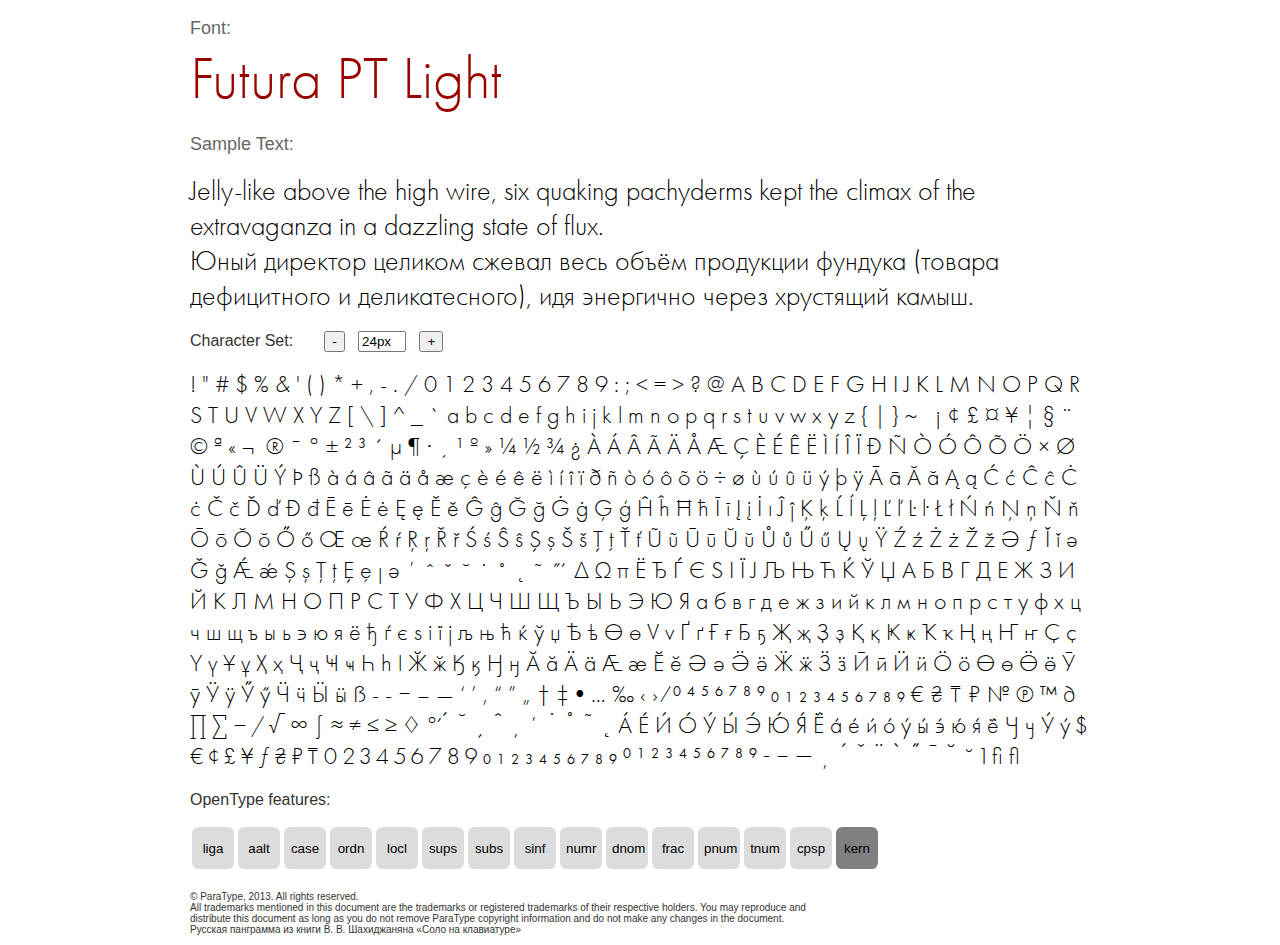
<file: webfonts/Futura-PT_Light.html>
<!DOCTYPE html PUBLIC "-//W3C//DTD XHTML 1.0 Strict//EN"
	"http://www.w3.org/TR/xhtml1/DTD/xhtml1-strict.dtd">

<html xmlns="http://www.w3.org/1999/xhtml" xml:lang="en" lang="en">
<head>
	<meta http-equiv="Content-Type" content="text/html; charset=utf-8"/>
	<meta http-equiv="X-UA-Compatible" content="IE=Edge" />
  
<!--
These webfonts were purchased at www.ParaType.com
You can purchase them too. Please don't steal them.

Please don't remove this notice. Thanks.
-->	
	<title>Font Face Demo</title>
	<link rel="stylesheet" href="Futura-PT_Light.css" type="text/css" charset="utf-8">
	<style type="text/css" media="screen">
		body {font-family: Helvetica, Arial, sans-serif; color:#333333;}
		.FuturaPTWebLight {
			font-family: 'FuturaPTWebLight';
			font-weight: normal;
			font-style: normal;
			color:#000000;
		}

		.caption {
			font-size: 18px;
			color:#666666;
		}
		.FontName {
			font-size: 60px;
		}
		.CopyrightFont {
			font-size: 10px;
		}
		#container {
			width: 900px;
			margin-left: auto;
			margin-right: auto;
			overflow: none;
		}
		.samplebox {
			white-space:wrap;
			margin-top:10px;
			margin-bottom: 0px;
		}
		.features {
			margin-top: 20px;
			margin-bottom: 20px;
		}
		.feature {
			height: 42px;
			width: 42px;
			cursor: pointer;
			margin: 2px;
			border-radius: 15%;
			background-color: #DCDCDC;
			border: none;
		}
		.active{
			background-color: #808080;			
		}
		
		
	</style>
<script type="text/javascript">
		fsize = 24
		window.onload = function(){ active('kern')};
function less()
{
	if (fsize > 2) {	
		fsize = fsize-1;
		p = document.getElementById('sample');
		p.style.fontSize = fsize + "px";
		document.getElementById('stext').value = fsize + "px";
	}
}	

function more()
{
	if (fsize < 100) {	
		fsize = fsize+1;
		setSize ()
	}
}	

function setSize ()
{
	p = document.getElementById('sample');
	document.getElementById('sample-text').style.fontSize = "28px";
	p.style.fontSize = fsize + "px";
	document.getElementById('stext').value = fsize + "px";
}

function changeFSize()
{
	tsize = document.getElementById('stext').value;
	fsize = parseInt (tsize);
	setSize ();
	return false;
}
function active(value)
{
	const button = document.getElementById(value); 	
	const allFeatures = document.querySelectorAll(".features button");
	button.classList.toggle('active');	
	let features = "";
	for(let i = 0; i < allFeatures.length; i ++){
		features += "'" + allFeatures[i].id + "'" + " ";
		if(allFeatures[i].classList.contains("active")){
			features += "1";
		}
		else { features += "0"}
		
		if(i+1 !== allFeatures.length) {
			features += ",";	
		}
	}	
	let sample = document.getElementById('sample');
	let sampleText = document.getElementById('sample-text');
	let styles = "font-feature-settings:" + features + ";";
	sample.setAttribute("style", styles);
	sampleText.setAttribute("style", styles);	
	setSize();
}
</script>	
</head>
<body>
	<div id="container">
<p class="caption">
Font: <br>

<span class="FuturaPTWebLight samplebox" style="font-size:60px; color:#990000">
Futura PT Light</span></p>

<p class="caption">
Sample Text:</p>
<p id="sample-text" class="FuturaPTWebLight samplebox" style="font-size:28px">
Jelly-like above the high wire, six quaking pachyderms kept the climax of the extravaganza in a dazzling state of flux.<br>Юный директор целиком сжевал весь объём продукции фундука (товара дефицитного и деликатесного), идя энергично через хрустящий камыш.</p>

<p class="caption">
<div>
	<div>
		<form onsubmit="return changeFSize();">
		Character Set: &nbsp;&nbsp;&nbsp;&nbsp;&nbsp; <input type="button" value="-" onClick="less()"> &nbsp;&nbsp;<input id="stext" type="text" value="24px" style="width:40px"> &nbsp;&nbsp;<input type="button" value="+" onClick="more()"></p>
		</form>
		<p id="sample" class="FuturaPTWebLight samplebox" style="font-size:24px;">
			   ! " # $ % & ' ( ) * + , - . / 0 1 2 3 4 5 6 7 8 9 : ; < = > ? @ A B C D E F G H I J K L M N O P Q R S T U V W X Y Z [ \ ] ^ _ ` a b c d e f g h i j k l m n o p q r s t u v w x y z { | } ~   ¡ ¢ £ ¤ ¥ ¦ § ¨ © ª « ¬ ­ ® ¯ ° ± ² ³ ´ µ ¶ · ¸ ¹ º » ¼ ½ ¾ ¿ À Á Â Ã Ä Å Æ Ç È É Ê Ë Ì Í Î Ï Ð Ñ Ò Ó Ô Õ Ö × Ø Ù Ú Û Ü Ý Þ ß à á â ã ä å æ ç è é ê ë ì í î ï ð ñ ò ó ô õ ö ÷ ø ù ú û ü ý þ ÿ Ā ā Ă ă Ą ą Ć ć Ĉ ĉ Ċ ċ Č č Ď ď Đ đ Ē ē Ė ė Ę ę Ě ě Ĝ ĝ Ğ ğ Ġ ġ Ģ ģ Ĥ ĥ Ħ ħ Ī ī Į į İ ı Ĵ ĵ Ķ ķ Ĺ ĺ Ļ ļ Ľ ľ Ŀ ŀ Ł ł Ń ń Ņ ņ Ň ň Ō ō Ŏ ŏ Ő ő Œ œ Ŕ ŕ Ŗ ŗ Ř ř Ś ś Ŝ ŝ Ş ş Š š Ţ ţ Ť ť Ũ ũ Ū ū Ŭ ŭ Ů ů Ű ű Ų ų Ÿ Ź ź Ż ż Ž ž Ə ƒ Ǐ ǐ ǝ Ǧ ǧ Ǽ ǽ Ș ș Ț ț Ȩ ȩ ȷ ə ʼ ˆ ˇ ˘ ˙ ˚ ˛ ˜ ˝ ́ Δ Ω π Ё Ђ Ѓ Є Ѕ І Ї Ј Љ Њ Ћ Ќ Ў Џ А Б В Г Д Е Ж З И Й К Л М Н О П Р С Т У Ф Х Ц Ч Ш Щ Ъ Ы Ь Э Ю Я а б в г д е ж з и й к л м н о п р с т у ф х ц ч ш щ ъ ы ь э ю я ё ђ ѓ є ѕ і ї ј љ њ ћ ќ ў џ Ѣ ѣ Ѳ ѳ Ѵ ѵ Ґ ґ Ғ ғ Ҕ ҕ Җ җ Ҙ ҙ Қ қ Ҝ ҝ Ҡ ҡ Ң ң Ҥ ҥ Ҫ ҫ Ү ү Ұ ұ Ҳ ҳ Ҷ ҷ Ҹ ҹ Һ һ Ӏ Ӂ ӂ Ӄ ӄ Ӈ ӈ Ӑ ӑ Ӓ ӓ Ӕ ӕ Ӗ ӗ Ә ә Ӛ ӛ Ӝ ӝ Ӟ ӟ Ӣ ӣ Ӥ ӥ Ӧ ӧ Ө ө Ӫ ӫ Ӯ ӯ Ӱ ӱ Ӳ ӳ Ӵ ӵ Ӹ ӹ ẞ ‐ ‑ ‒ – — ‘ ’ ‚ “ ” „ † ‡ • … ‰ ‹ › ⁄ ⁰ ⁴ ⁵ ⁶ ⁷ ⁸ ⁹ ₀ ₁ ₂ ₃ ₄ ₅ ₆ ₇ ₈ ₉ € ₴ ₸ ₽ № ℗ ™ ∂ ∏ ∑ − ∕ √ ∞ ∫ ≈ ≠ ≤ ≥ ◊ ◦                                                                                       ﬁ ﬂ ﻿ 
		</p>
	</div>
	<div class="features">
	<p>OpenType features:</p><button id='liga' class='feature' onclick=active('liga') title='Standard Ligatures'>liga</button><button id='aalt' class='feature' onclick=active('aalt') title='Access All Alternates'>aalt</button><button id='case' class='feature' onclick=active('case') title='Case-Sensitive Forms'>case</button><button id='ordn' class='feature' onclick=active('ordn') title='Ordinals'>ordn</button><button id='locl' class='feature' onclick=active('locl') title='Localized Forms'>locl</button><button id='sups' class='feature' onclick=active('sups') title='Superscript'>sups</button><button id='subs' class='feature' onclick=active('subs') title='Subscript'>subs</button><button id='sinf' class='feature' onclick=active('sinf') title='Scientific Inferiors'>sinf</button><button id='numr' class='feature' onclick=active('numr') title='Numerators'>numr</button><button id='dnom' class='feature' onclick=active('dnom') title='Denominators'>dnom</button><button id='frac' class='feature' onclick=active('frac') title='Fractions'>frac</button><button id='pnum' class='feature' onclick=active('pnum') title='Proportional Figures'>pnum</button><button id='tnum' class='feature' onclick=active('tnum') title='Tabular Figures'>tnum</button><button id='cpsp' class='feature' onclick=active('cpsp') title='Capital Spacing'>cpsp</button><button id='kern' class='feature' onclick=active('kern') title='Kerning'>kern</button>
	</div>
</div>

<p class="CopyrightFont">
&#169; ParaType, 2013. All rights reserved.<br>All trademarks mentioned in this document are the trademarks or registered trademarks of their respective holders. You may reproduce and<br>distribute this document as long as you do not remove ParaType copyright information and do not make any changes in the document.<br>Русская панграмма из книги В. В. Шахиджаняна «Соло на клавиатуре»</p>	</div>

</body>
</html>
</file>
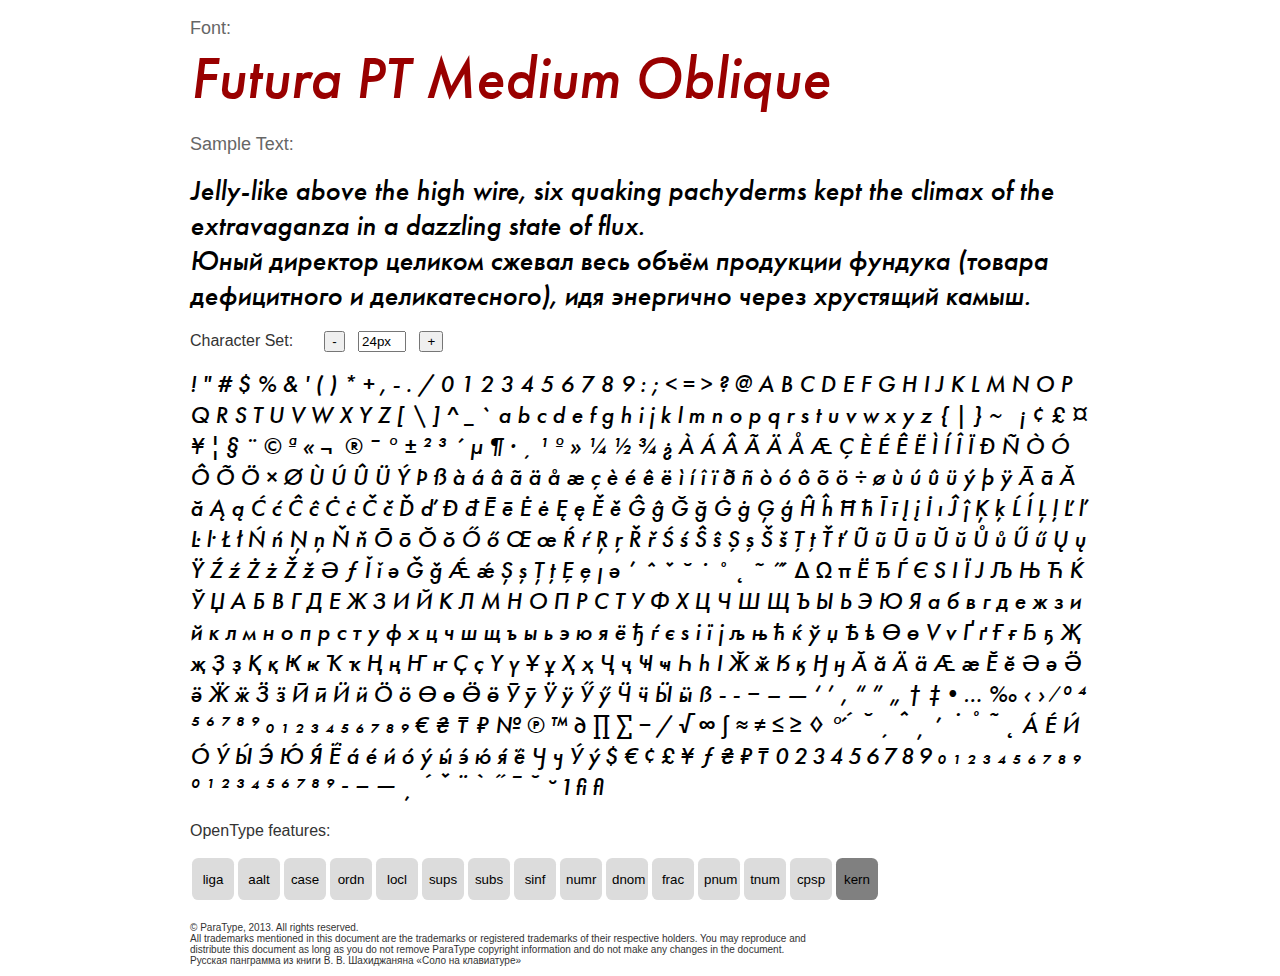
<file: webfonts/Futura-PT_Medium-Oblique.html>
<!DOCTYPE html PUBLIC "-//W3C//DTD XHTML 1.0 Strict//EN"
	"http://www.w3.org/TR/xhtml1/DTD/xhtml1-strict.dtd">

<html xmlns="http://www.w3.org/1999/xhtml" xml:lang="en" lang="en">
<head>
	<meta http-equiv="Content-Type" content="text/html; charset=utf-8"/>
	<meta http-equiv="X-UA-Compatible" content="IE=Edge" />
  
<!--
These webfonts were purchased at www.ParaType.com
You can purchase them too. Please don't steal them.

Please don't remove this notice. Thanks.
-->	
	<title>Font Face Demo</title>
	<link rel="stylesheet" href="Futura-PT_Medium-Oblique.css" type="text/css" charset="utf-8">
	<style type="text/css" media="screen">
		body {font-family: Helvetica, Arial, sans-serif; color:#333333;}
		.FuturaPTWebMediumOblique {
			font-family: 'FuturaPTWebMediumOblique';
			font-weight: normal;
			font-style: normal;
			color:#000000;
		}

		.caption {
			font-size: 18px;
			color:#666666;
		}
		.FontName {
			font-size: 60px;
		}
		.CopyrightFont {
			font-size: 10px;
		}
		#container {
			width: 900px;
			margin-left: auto;
			margin-right: auto;
			overflow: none;
		}
		.samplebox {
			white-space:wrap;
			margin-top:10px;
			margin-bottom: 0px;
		}
		.features {
			margin-top: 20px;
			margin-bottom: 20px;
		}
		.feature {
			height: 42px;
			width: 42px;
			cursor: pointer;
			margin: 2px;
			border-radius: 15%;
			background-color: #DCDCDC;
			border: none;
		}
		.active{
			background-color: #808080;			
		}
		
		
	</style>
<script type="text/javascript">
		fsize = 24
		window.onload = function(){ active('kern')};
function less()
{
	if (fsize > 2) {	
		fsize = fsize-1;
		p = document.getElementById('sample');
		p.style.fontSize = fsize + "px";
		document.getElementById('stext').value = fsize + "px";
	}
}	

function more()
{
	if (fsize < 100) {	
		fsize = fsize+1;
		setSize ()
	}
}	

function setSize ()
{
	p = document.getElementById('sample');
	document.getElementById('sample-text').style.fontSize = "28px";
	p.style.fontSize = fsize + "px";
	document.getElementById('stext').value = fsize + "px";
}

function changeFSize()
{
	tsize = document.getElementById('stext').value;
	fsize = parseInt (tsize);
	setSize ();
	return false;
}
function active(value)
{
	const button = document.getElementById(value); 	
	const allFeatures = document.querySelectorAll(".features button");
	button.classList.toggle('active');	
	let features = "";
	for(let i = 0; i < allFeatures.length; i ++){
		features += "'" + allFeatures[i].id + "'" + " ";
		if(allFeatures[i].classList.contains("active")){
			features += "1";
		}
		else { features += "0"}
		
		if(i+1 !== allFeatures.length) {
			features += ",";	
		}
	}	
	let sample = document.getElementById('sample');
	let sampleText = document.getElementById('sample-text');
	let styles = "font-feature-settings:" + features + ";";
	sample.setAttribute("style", styles);
	sampleText.setAttribute("style", styles);	
	setSize();
}
</script>	
</head>
<body>
	<div id="container">
<p class="caption">
Font: <br>

<span class="FuturaPTWebMediumOblique samplebox" style="font-size:60px; color:#990000">
Futura PT Medium Oblique</span></p>

<p class="caption">
Sample Text:</p>
<p id="sample-text" class="FuturaPTWebMediumOblique samplebox" style="font-size:28px">
Jelly-like above the high wire, six quaking pachyderms kept the climax of the extravaganza in a dazzling state of flux.<br>Юный директор целиком сжевал весь объём продукции фундука (товара дефицитного и деликатесного), идя энергично через хрустящий камыш.</p>

<p class="caption">
<div>
	<div>
		<form onsubmit="return changeFSize();">
		Character Set: &nbsp;&nbsp;&nbsp;&nbsp;&nbsp; <input type="button" value="-" onClick="less()"> &nbsp;&nbsp;<input id="stext" type="text" value="24px" style="width:40px"> &nbsp;&nbsp;<input type="button" value="+" onClick="more()"></p>
		</form>
		<p id="sample" class="FuturaPTWebMediumOblique samplebox" style="font-size:24px;">
			   ! " # $ % & ' ( ) * + , - . / 0 1 2 3 4 5 6 7 8 9 : ; < = > ? @ A B C D E F G H I J K L M N O P Q R S T U V W X Y Z [ \ ] ^ _ ` a b c d e f g h i j k l m n o p q r s t u v w x y z { | } ~   ¡ ¢ £ ¤ ¥ ¦ § ¨ © ª « ¬ ­ ® ¯ ° ± ² ³ ´ µ ¶ · ¸ ¹ º » ¼ ½ ¾ ¿ À Á Â Ã Ä Å Æ Ç È É Ê Ë Ì Í Î Ï Ð Ñ Ò Ó Ô Õ Ö × Ø Ù Ú Û Ü Ý Þ ß à á â ã ä å æ ç è é ê ë ì í î ï ð ñ ò ó ô õ ö ÷ ø ù ú û ü ý þ ÿ Ā ā Ă ă Ą ą Ć ć Ĉ ĉ Ċ ċ Č č Ď ď Đ đ Ē ē Ė ė Ę ę Ě ě Ĝ ĝ Ğ ğ Ġ ġ Ģ ģ Ĥ ĥ Ħ ħ Ī ī Į į İ ı Ĵ ĵ Ķ ķ Ĺ ĺ Ļ ļ Ľ ľ Ŀ ŀ Ł ł Ń ń Ņ ņ Ň ň Ō ō Ŏ ŏ Ő ő Œ œ Ŕ ŕ Ŗ ŗ Ř ř Ś ś Ŝ ŝ Ş ş Š š Ţ ţ Ť ť Ũ ũ Ū ū Ŭ ŭ Ů ů Ű ű Ų ų Ÿ Ź ź Ż ż Ž ž Ə ƒ Ǐ ǐ ǝ Ǧ ǧ Ǽ ǽ Ș ș Ț ț Ȩ ȩ ȷ ə ʼ ˆ ˇ ˘ ˙ ˚ ˛ ˜ ˝ ́ Δ Ω π Ё Ђ Ѓ Є Ѕ І Ї Ј Љ Њ Ћ Ќ Ў Џ А Б В Г Д Е Ж З И Й К Л М Н О П Р С Т У Ф Х Ц Ч Ш Щ Ъ Ы Ь Э Ю Я а б в г д е ж з и й к л м н о п р с т у ф х ц ч ш щ ъ ы ь э ю я ё ђ ѓ є ѕ і ї ј љ њ ћ ќ ў џ Ѣ ѣ Ѳ ѳ Ѵ ѵ Ґ ґ Ғ ғ Ҕ ҕ Җ җ Ҙ ҙ Қ қ Ҝ ҝ Ҡ ҡ Ң ң Ҥ ҥ Ҫ ҫ Ү ү Ұ ұ Ҳ ҳ Ҷ ҷ Ҹ ҹ Һ һ Ӏ Ӂ ӂ Ӄ ӄ Ӈ ӈ Ӑ ӑ Ӓ ӓ Ӕ ӕ Ӗ ӗ Ә ә Ӛ ӛ Ӝ ӝ Ӟ ӟ Ӣ ӣ Ӥ ӥ Ӧ ӧ Ө ө Ӫ ӫ Ӯ ӯ Ӱ ӱ Ӳ ӳ Ӵ ӵ Ӹ ӹ ẞ ‐ ‑ ‒ – — ‘ ’ ‚ “ ” „ † ‡ • … ‰ ‹ › ⁄ ⁰ ⁴ ⁵ ⁶ ⁷ ⁸ ⁹ ₀ ₁ ₂ ₃ ₄ ₅ ₆ ₇ ₈ ₉ € ₴ ₸ ₽ № ℗ ™ ∂ ∏ ∑ − ∕ √ ∞ ∫ ≈ ≠ ≤ ≥ ◊ ◦                                                                                       ﬁ ﬂ ﻿ 
		</p>
	</div>
	<div class="features">
	<p>OpenType features:</p><button id='liga' class='feature' onclick=active('liga') title='Standard Ligatures'>liga</button><button id='aalt' class='feature' onclick=active('aalt') title='Access All Alternates'>aalt</button><button id='case' class='feature' onclick=active('case') title='Case-Sensitive Forms'>case</button><button id='ordn' class='feature' onclick=active('ordn') title='Ordinals'>ordn</button><button id='locl' class='feature' onclick=active('locl') title='Localized Forms'>locl</button><button id='sups' class='feature' onclick=active('sups') title='Superscript'>sups</button><button id='subs' class='feature' onclick=active('subs') title='Subscript'>subs</button><button id='sinf' class='feature' onclick=active('sinf') title='Scientific Inferiors'>sinf</button><button id='numr' class='feature' onclick=active('numr') title='Numerators'>numr</button><button id='dnom' class='feature' onclick=active('dnom') title='Denominators'>dnom</button><button id='frac' class='feature' onclick=active('frac') title='Fractions'>frac</button><button id='pnum' class='feature' onclick=active('pnum') title='Proportional Figures'>pnum</button><button id='tnum' class='feature' onclick=active('tnum') title='Tabular Figures'>tnum</button><button id='cpsp' class='feature' onclick=active('cpsp') title='Capital Spacing'>cpsp</button><button id='kern' class='feature' onclick=active('kern') title='Kerning'>kern</button>
	</div>
</div>

<p class="CopyrightFont">
&#169; ParaType, 2013. All rights reserved.<br>All trademarks mentioned in this document are the trademarks or registered trademarks of their respective holders. You may reproduce and<br>distribute this document as long as you do not remove ParaType copyright information and do not make any changes in the document.<br>Русская панграмма из книги В. В. Шахиджаняна «Соло на клавиатуре»</p>	</div>

</body>
</html>
</file>
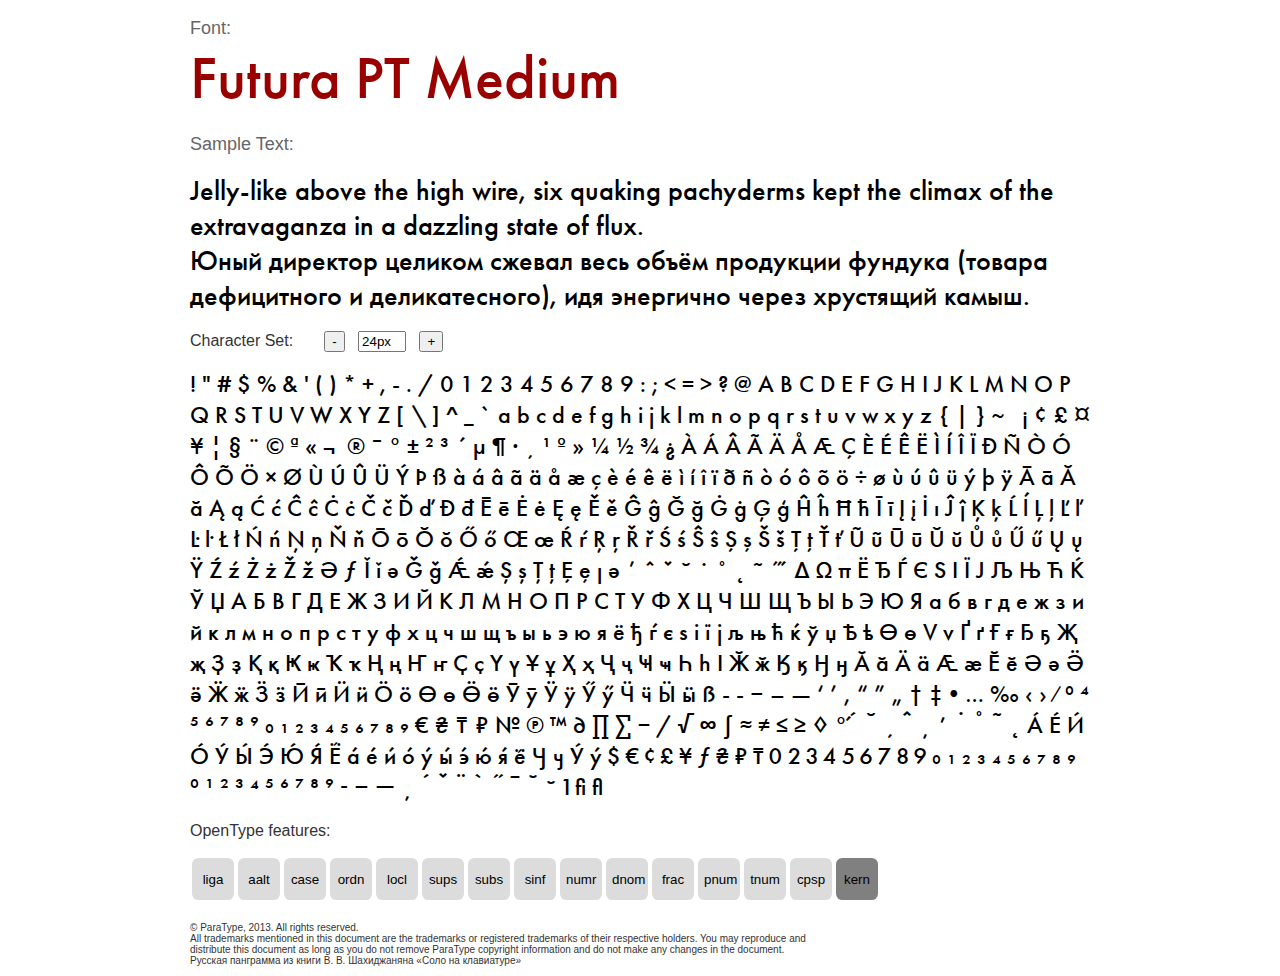
<file: webfonts/Futura-PT_Medium.html>
<!DOCTYPE html PUBLIC "-//W3C//DTD XHTML 1.0 Strict//EN"
	"http://www.w3.org/TR/xhtml1/DTD/xhtml1-strict.dtd">

<html xmlns="http://www.w3.org/1999/xhtml" xml:lang="en" lang="en">
<head>
	<meta http-equiv="Content-Type" content="text/html; charset=utf-8"/>
	<meta http-equiv="X-UA-Compatible" content="IE=Edge" />
  
<!--
These webfonts were purchased at www.ParaType.com
You can purchase them too. Please don't steal them.

Please don't remove this notice. Thanks.
-->	
	<title>Font Face Demo</title>
	<link rel="stylesheet" href="Futura-PT_Medium.css" type="text/css" charset="utf-8">
	<style type="text/css" media="screen">
		body {font-family: Helvetica, Arial, sans-serif; color:#333333;}
		.FuturaPTWebMedium {
			font-family: 'FuturaPTWebMedium';
			font-weight: normal;
			font-style: normal;
			color:#000000;
		}

		.caption {
			font-size: 18px;
			color:#666666;
		}
		.FontName {
			font-size: 60px;
		}
		.CopyrightFont {
			font-size: 10px;
		}
		#container {
			width: 900px;
			margin-left: auto;
			margin-right: auto;
			overflow: none;
		}
		.samplebox {
			white-space:wrap;
			margin-top:10px;
			margin-bottom: 0px;
		}
		.features {
			margin-top: 20px;
			margin-bottom: 20px;
		}
		.feature {
			height: 42px;
			width: 42px;
			cursor: pointer;
			margin: 2px;
			border-radius: 15%;
			background-color: #DCDCDC;
			border: none;
		}
		.active{
			background-color: #808080;			
		}
		
		
	</style>
<script type="text/javascript">
		fsize = 24
		window.onload = function(){ active('kern')};
function less()
{
	if (fsize > 2) {	
		fsize = fsize-1;
		p = document.getElementById('sample');
		p.style.fontSize = fsize + "px";
		document.getElementById('stext').value = fsize + "px";
	}
}	

function more()
{
	if (fsize < 100) {	
		fsize = fsize+1;
		setSize ()
	}
}	

function setSize ()
{
	p = document.getElementById('sample');
	document.getElementById('sample-text').style.fontSize = "28px";
	p.style.fontSize = fsize + "px";
	document.getElementById('stext').value = fsize + "px";
}

function changeFSize()
{
	tsize = document.getElementById('stext').value;
	fsize = parseInt (tsize);
	setSize ();
	return false;
}
function active(value)
{
	const button = document.getElementById(value); 	
	const allFeatures = document.querySelectorAll(".features button");
	button.classList.toggle('active');	
	let features = "";
	for(let i = 0; i < allFeatures.length; i ++){
		features += "'" + allFeatures[i].id + "'" + " ";
		if(allFeatures[i].classList.contains("active")){
			features += "1";
		}
		else { features += "0"}
		
		if(i+1 !== allFeatures.length) {
			features += ",";	
		}
	}	
	let sample = document.getElementById('sample');
	let sampleText = document.getElementById('sample-text');
	let styles = "font-feature-settings:" + features + ";";
	sample.setAttribute("style", styles);
	sampleText.setAttribute("style", styles);	
	setSize();
}
</script>	
</head>
<body>
	<div id="container">
<p class="caption">
Font: <br>

<span class="FuturaPTWebMedium samplebox" style="font-size:60px; color:#990000">
Futura PT Medium</span></p>

<p class="caption">
Sample Text:</p>
<p id="sample-text" class="FuturaPTWebMedium samplebox" style="font-size:28px">
Jelly-like above the high wire, six quaking pachyderms kept the climax of the extravaganza in a dazzling state of flux.<br>Юный директор целиком сжевал весь объём продукции фундука (товара дефицитного и деликатесного), идя энергично через хрустящий камыш.</p>

<p class="caption">
<div>
	<div>
		<form onsubmit="return changeFSize();">
		Character Set: &nbsp;&nbsp;&nbsp;&nbsp;&nbsp; <input type="button" value="-" onClick="less()"> &nbsp;&nbsp;<input id="stext" type="text" value="24px" style="width:40px"> &nbsp;&nbsp;<input type="button" value="+" onClick="more()"></p>
		</form>
		<p id="sample" class="FuturaPTWebMedium samplebox" style="font-size:24px;">
			   ! " # $ % & ' ( ) * + , - . / 0 1 2 3 4 5 6 7 8 9 : ; < = > ? @ A B C D E F G H I J K L M N O P Q R S T U V W X Y Z [ \ ] ^ _ ` a b c d e f g h i j k l m n o p q r s t u v w x y z { | } ~   ¡ ¢ £ ¤ ¥ ¦ § ¨ © ª « ¬ ­ ® ¯ ° ± ² ³ ´ µ ¶ · ¸ ¹ º » ¼ ½ ¾ ¿ À Á Â Ã Ä Å Æ Ç È É Ê Ë Ì Í Î Ï Ð Ñ Ò Ó Ô Õ Ö × Ø Ù Ú Û Ü Ý Þ ß à á â ã ä å æ ç è é ê ë ì í î ï ð ñ ò ó ô õ ö ÷ ø ù ú û ü ý þ ÿ Ā ā Ă ă Ą ą Ć ć Ĉ ĉ Ċ ċ Č č Ď ď Đ đ Ē ē Ė ė Ę ę Ě ě Ĝ ĝ Ğ ğ Ġ ġ Ģ ģ Ĥ ĥ Ħ ħ Ī ī Į į İ ı Ĵ ĵ Ķ ķ Ĺ ĺ Ļ ļ Ľ ľ Ŀ ŀ Ł ł Ń ń Ņ ņ Ň ň Ō ō Ŏ ŏ Ő ő Œ œ Ŕ ŕ Ŗ ŗ Ř ř Ś ś Ŝ ŝ Ş ş Š š Ţ ţ Ť ť Ũ ũ Ū ū Ŭ ŭ Ů ů Ű ű Ų ų Ÿ Ź ź Ż ż Ž ž Ə ƒ Ǐ ǐ ǝ Ǧ ǧ Ǽ ǽ Ș ș Ț ț Ȩ ȩ ȷ ə ʼ ˆ ˇ ˘ ˙ ˚ ˛ ˜ ˝ ́ Δ Ω π Ё Ђ Ѓ Є Ѕ І Ї Ј Љ Њ Ћ Ќ Ў Џ А Б В Г Д Е Ж З И Й К Л М Н О П Р С Т У Ф Х Ц Ч Ш Щ Ъ Ы Ь Э Ю Я а б в г д е ж з и й к л м н о п р с т у ф х ц ч ш щ ъ ы ь э ю я ё ђ ѓ є ѕ і ї ј љ њ ћ ќ ў џ Ѣ ѣ Ѳ ѳ Ѵ ѵ Ґ ґ Ғ ғ Ҕ ҕ Җ җ Ҙ ҙ Қ қ Ҝ ҝ Ҡ ҡ Ң ң Ҥ ҥ Ҫ ҫ Ү ү Ұ ұ Ҳ ҳ Ҷ ҷ Ҹ ҹ Һ һ Ӏ Ӂ ӂ Ӄ ӄ Ӈ ӈ Ӑ ӑ Ӓ ӓ Ӕ ӕ Ӗ ӗ Ә ә Ӛ ӛ Ӝ ӝ Ӟ ӟ Ӣ ӣ Ӥ ӥ Ӧ ӧ Ө ө Ӫ ӫ Ӯ ӯ Ӱ ӱ Ӳ ӳ Ӵ ӵ Ӹ ӹ ẞ ‐ ‑ ‒ – — ‘ ’ ‚ “ ” „ † ‡ • … ‰ ‹ › ⁄ ⁰ ⁴ ⁵ ⁶ ⁷ ⁸ ⁹ ₀ ₁ ₂ ₃ ₄ ₅ ₆ ₇ ₈ ₉ € ₴ ₸ ₽ № ℗ ™ ∂ ∏ ∑ − ∕ √ ∞ ∫ ≈ ≠ ≤ ≥ ◊ ◦                                                                                       ﬁ ﬂ ﻿ 
		</p>
	</div>
	<div class="features">
	<p>OpenType features:</p><button id='liga' class='feature' onclick=active('liga') title='Standard Ligatures'>liga</button><button id='aalt' class='feature' onclick=active('aalt') title='Access All Alternates'>aalt</button><button id='case' class='feature' onclick=active('case') title='Case-Sensitive Forms'>case</button><button id='ordn' class='feature' onclick=active('ordn') title='Ordinals'>ordn</button><button id='locl' class='feature' onclick=active('locl') title='Localized Forms'>locl</button><button id='sups' class='feature' onclick=active('sups') title='Superscript'>sups</button><button id='subs' class='feature' onclick=active('subs') title='Subscript'>subs</button><button id='sinf' class='feature' onclick=active('sinf') title='Scientific Inferiors'>sinf</button><button id='numr' class='feature' onclick=active('numr') title='Numerators'>numr</button><button id='dnom' class='feature' onclick=active('dnom') title='Denominators'>dnom</button><button id='frac' class='feature' onclick=active('frac') title='Fractions'>frac</button><button id='pnum' class='feature' onclick=active('pnum') title='Proportional Figures'>pnum</button><button id='tnum' class='feature' onclick=active('tnum') title='Tabular Figures'>tnum</button><button id='cpsp' class='feature' onclick=active('cpsp') title='Capital Spacing'>cpsp</button><button id='kern' class='feature' onclick=active('kern') title='Kerning'>kern</button>
	</div>
</div>

<p class="CopyrightFont">
&#169; ParaType, 2013. All rights reserved.<br>All trademarks mentioned in this document are the trademarks or registered trademarks of their respective holders. You may reproduce and<br>distribute this document as long as you do not remove ParaType copyright information and do not make any changes in the document.<br>Русская панграмма из книги В. В. Шахиджаняна «Соло на клавиатуре»</p>	</div>

</body>
</html>
</file>
<file: webfonts/Futura-PT_Bold-Oblique.css>
/* Generated by ParaType (http://www.paratype.com)*/
/* Font Futura PT: Copyright ? ParaType, 2018. All rights reserved.*/


@font-face {
	font-family: 'FuturaPTWebBoldOblique';
	src:
		url('Futura-PT_Bold-Oblique.woff2') format('woff2'),
		url('Futura-PT_Bold-Oblique.woff') format('woff');
	font-weight: normal;
	font-style: normal;
}
</file>
<file: webfonts/Futura-PT_Bold.css>
/* Generated by ParaType (http://www.paratype.com)*/
/* Font Futura PT: Copyright ? ParaType, 2018. All rights reserved.*/


@font-face {
	font-family: 'FuturaPTWebBold';
	src:
		url('Futura-PT_Bold.woff2') format('woff2'),
		url('Futura-PT_Bold.woff') format('woff');
	font-weight: normal;
	font-style: normal;
}
</file>
<file: webfonts/Futura-PT_Book-Oblique.css>
/* Generated by ParaType (http://www.paratype.com)*/
/* Font Futura PT: Copyright ? ParaType, 2018. All rights reserved.*/


@font-face {
	font-family: 'FuturaPTWebBookOblique';
	src:
		url('Futura-PT_Book-Oblique.woff2') format('woff2'),
		url('Futura-PT_Book-Oblique.woff') format('woff');
	font-weight: normal;
	font-style: normal;
}
</file>
<file: webfonts/Futura-PT_Book.css>
/* Generated by ParaType (http://www.paratype.com)*/
/* Font Futura PT: Copyright ? ParaType, 2018. All rights reserved.*/


@font-face {
	font-family: 'FuturaPTWebBook';
	src:
		url('Futura-PT_Book.woff2') format('woff2'),
		url('Futura-PT_Book.woff') format('woff');
	font-weight: normal;
	font-style: normal;
}
</file>
<file: webfonts/Futura-PT_Demi-Oblique.css>
/* Generated by ParaType (http://www.paratype.com)*/
/* Font Futura PT: Copyright ? ParaType, 2018. All rights reserved.*/


@font-face {
	font-family: 'FuturaPTWebDemiOblique';
	src:
		url('Futura-PT_Demi-Oblique.woff2') format('woff2'),
		url('Futura-PT_Demi-Oblique.woff') format('woff');
	font-weight: normal;
	font-style: normal;
}
</file>
<file: webfonts/Futura-PT_Demi.css>
/* Generated by ParaType (http://www.paratype.com)*/
/* Font Futura PT: Copyright ? ParaType, 2018. All rights reserved.*/


@font-face {
	font-family: 'FuturaPTWebDemi';
	src:
		url('Futura-PT_Demi.woff2') format('woff2'),
		url('Futura-PT_Demi.woff') format('woff');
	font-weight: normal;
	font-style: normal;
}
</file>
<file: webfonts/Futura-PT_ExtraBold-Oblique.css>
/* Generated by ParaType (http://www.paratype.com)*/
/* Font Futura PT: Copyright ? ParaType, 2018. All rights reserved.*/


@font-face {
	font-family: 'FuturaPTWebExtraBoldOblique';
	src:
		url('Futura-PT_ExtraBold-Oblique.woff2') format('woff2'),
		url('Futura-PT_ExtraBold-Oblique.woff') format('woff');
	font-weight: normal;
	font-style: normal;
}
</file>
<file: webfonts/Futura-PT_ExtraBold.css>
/* Generated by ParaType (http://www.paratype.com)*/
/* Font Futura PT: Copyright ? ParaType, 2018. All rights reserved.*/


@font-face {
	font-family: 'FuturaPTWebExtraBold';
	src:
		url('Futura-PT_ExtraBold.woff2') format('woff2'),
		url('Futura-PT_ExtraBold.woff') format('woff');
	font-weight: normal;
	font-style: normal;
}
</file>
<file: webfonts/Futura-PT_Heavy-Oblique.css>
/* Generated by ParaType (http://www.paratype.com)*/
/* Font Futura PT: Copyright ? ParaType, 2018. All rights reserved.*/


@font-face {
	font-family: 'FuturaPTWebHeavyOblique';
	src:
		url('Futura-PT_Heavy-Oblique.woff2') format('woff2'),
		url('Futura-PT_Heavy-Oblique.woff') format('woff');
	font-weight: normal;
	font-style: normal;
}
</file>
<file: webfonts/Futura-PT_Heavy.css>
/* Generated by ParaType (http://www.paratype.com)*/
/* Font Futura PT: Copyright ? ParaType, 2018. All rights reserved.*/


@font-face {
	font-family: 'FuturaPTWebHeavy';
	src:
		url('Futura-PT_Heavy.woff2') format('woff2'),
		url('Futura-PT_Heavy.woff') format('woff');
	font-weight: normal;
	font-style: normal;
}
</file>
<file: webfonts/Futura-PT_Light-Oblique.css>
/* Generated by ParaType (http://www.paratype.com)*/
/* Font Futura PT: Copyright ? ParaType, 2018. All rights reserved.*/


@font-face {
	font-family: 'FuturaPTWebLightOblique';
	src:
		url('Futura-PT_Light-Oblique.woff2') format('woff2'),
		url('Futura-PT_Light-Oblique.woff') format('woff');
	font-weight: normal;
	font-style: normal;
}
</file>
<file: webfonts/Futura-PT_Light.css>
/* Generated by ParaType (http://www.paratype.com)*/
/* Font Futura PT: Copyright ? ParaType, 2018. All rights reserved.*/


@font-face {
	font-family: 'FuturaPTWebLight';
	src:
		url('Futura-PT_Light.woff2') format('woff2'),
		url('Futura-PT_Light.woff') format('woff');
	font-weight: normal;
	font-style: normal;
}
</file>
<file: webfonts/Futura-PT_Medium-Oblique.css>
/* Generated by ParaType (http://www.paratype.com)*/
/* Font Futura PT: Copyright ? ParaType, 2018. All rights reserved.*/


@font-face {
	font-family: 'FuturaPTWebMediumOblique';
	src:
		url('Futura-PT_Medium-Oblique.woff2') format('woff2'),
		url('Futura-PT_Medium-Oblique.woff') format('woff');
	font-weight: normal;
	font-style: normal;
}
</file>
<file: webfonts/Futura-PT_Medium.css>
/* Generated by ParaType (http://www.paratype.com)*/
/* Font Futura PT: Copyright ? ParaType, 2018. All rights reserved.*/


@font-face {
	font-family: 'FuturaPTWebMedium';
	src:
		url('Futura-PT_Medium.woff2') format('woff2'),
		url('Futura-PT_Medium.woff') format('woff');
	font-weight: normal;
	font-style: normal;
}
</file>
